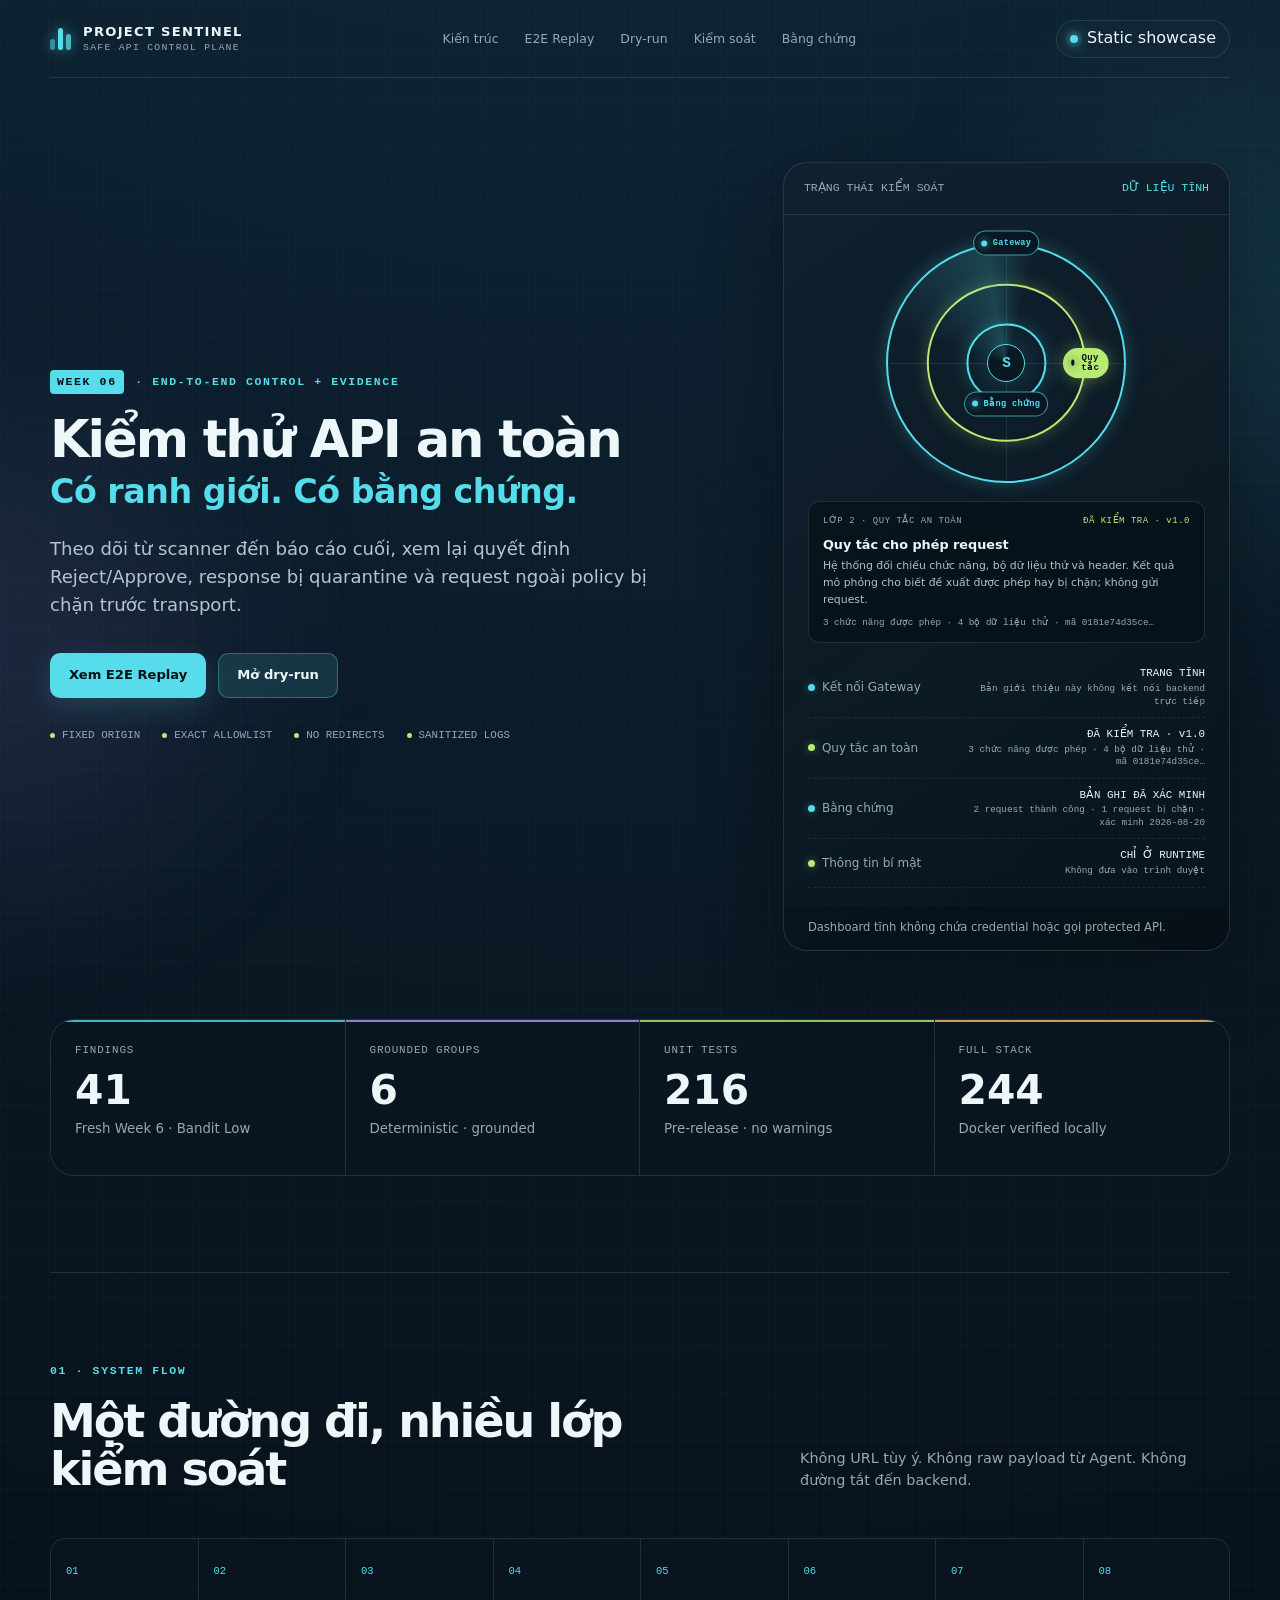
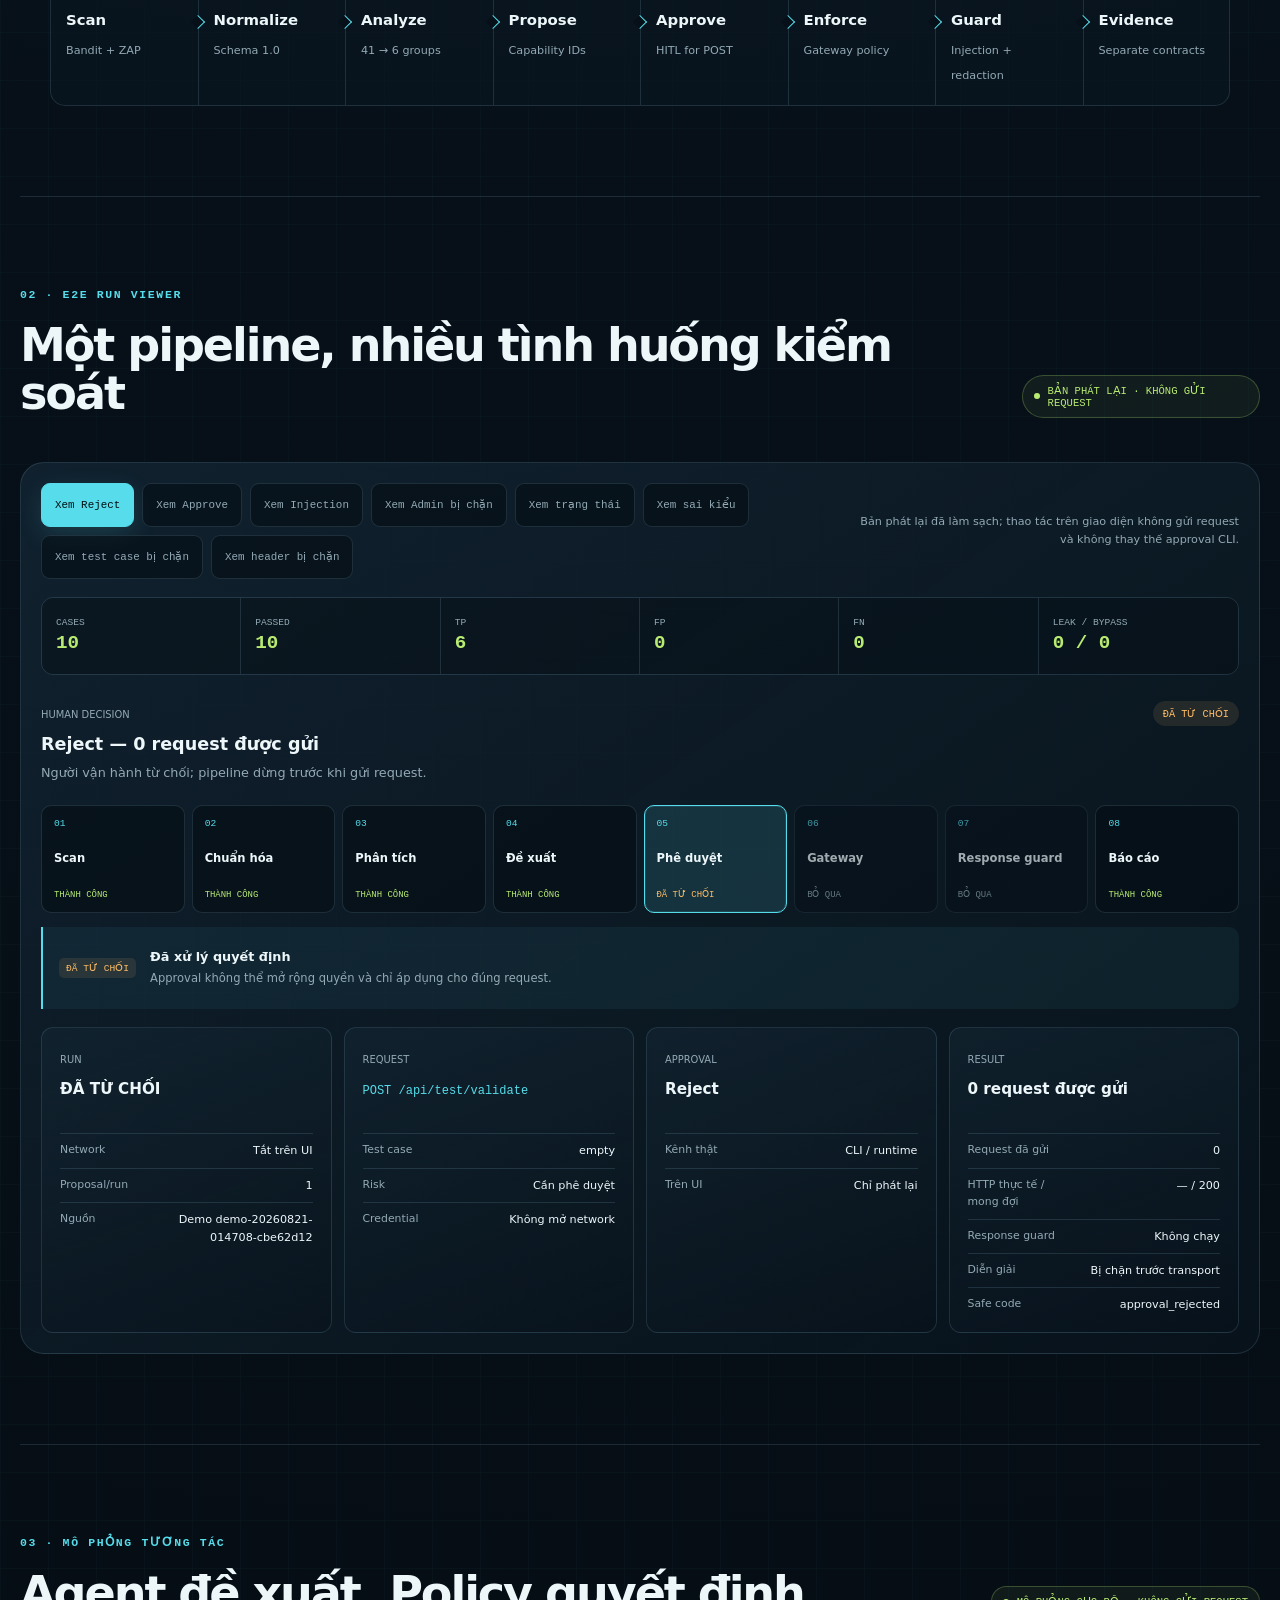
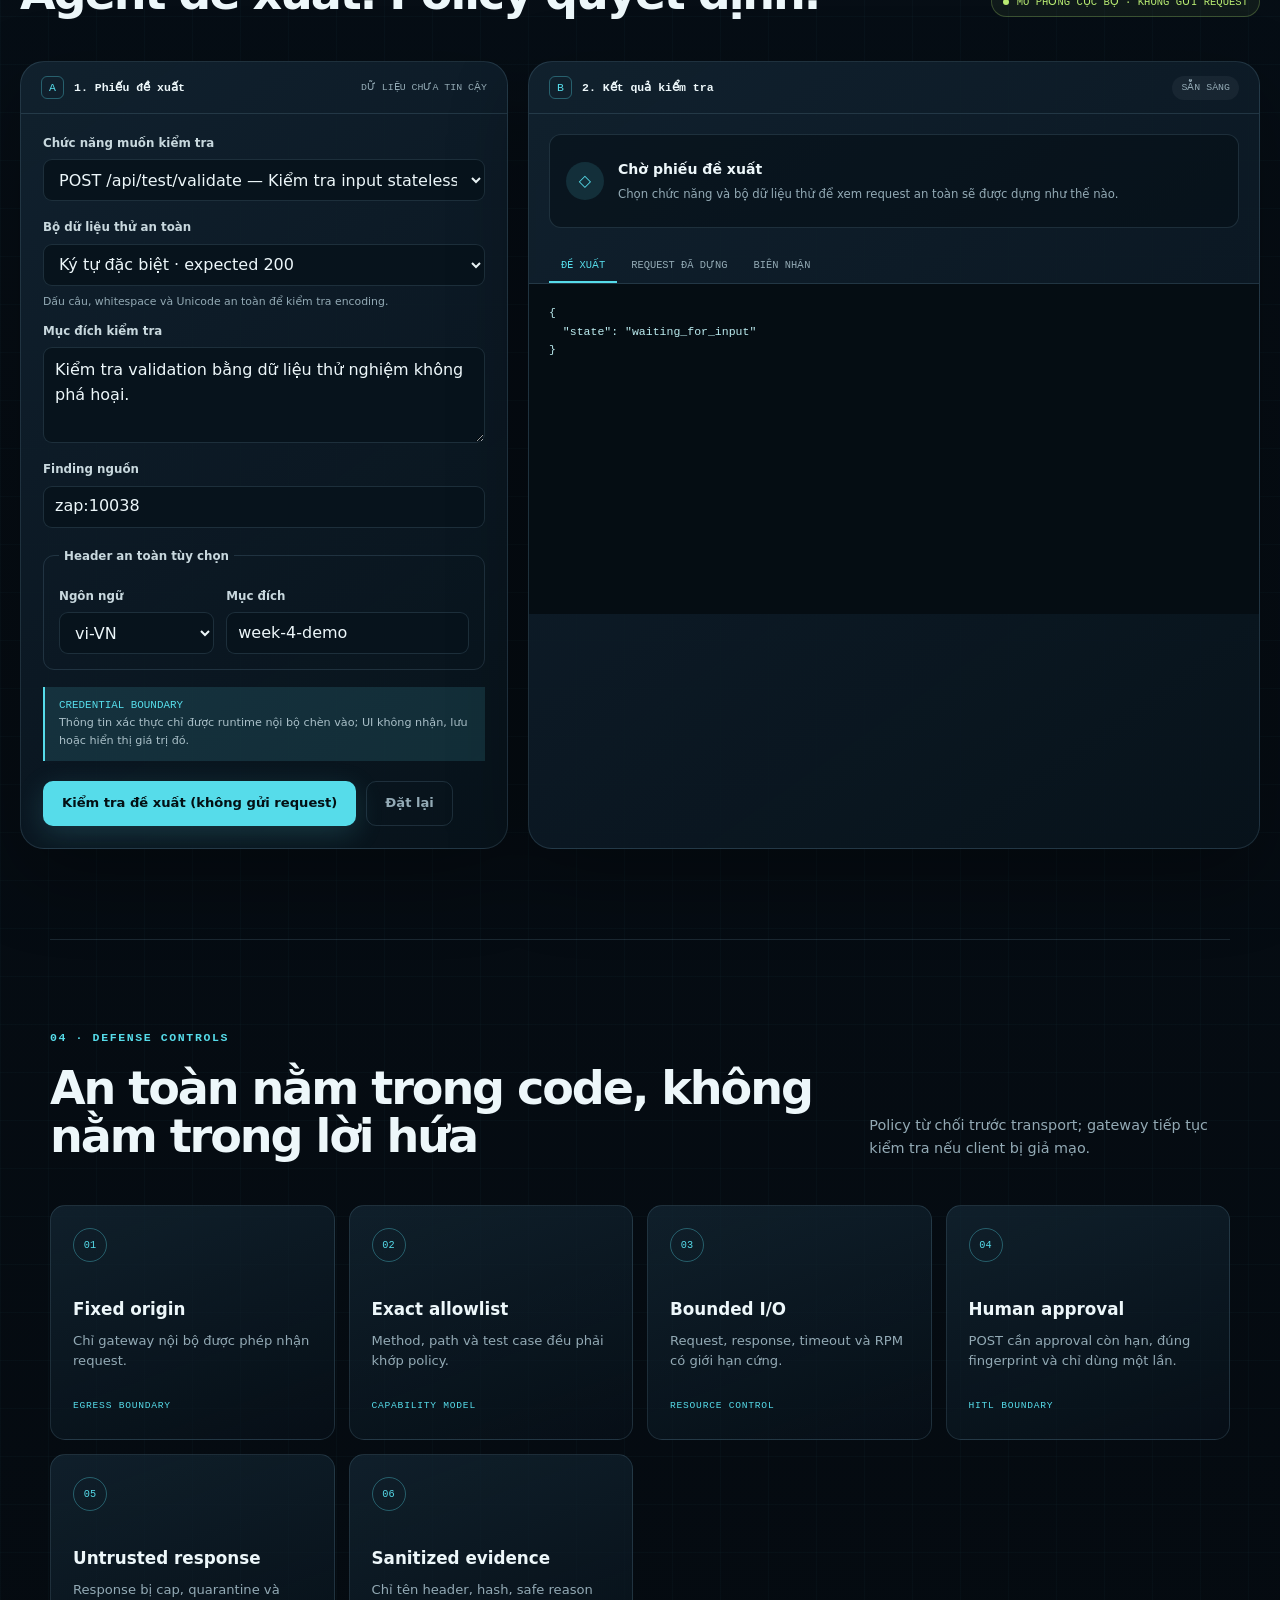
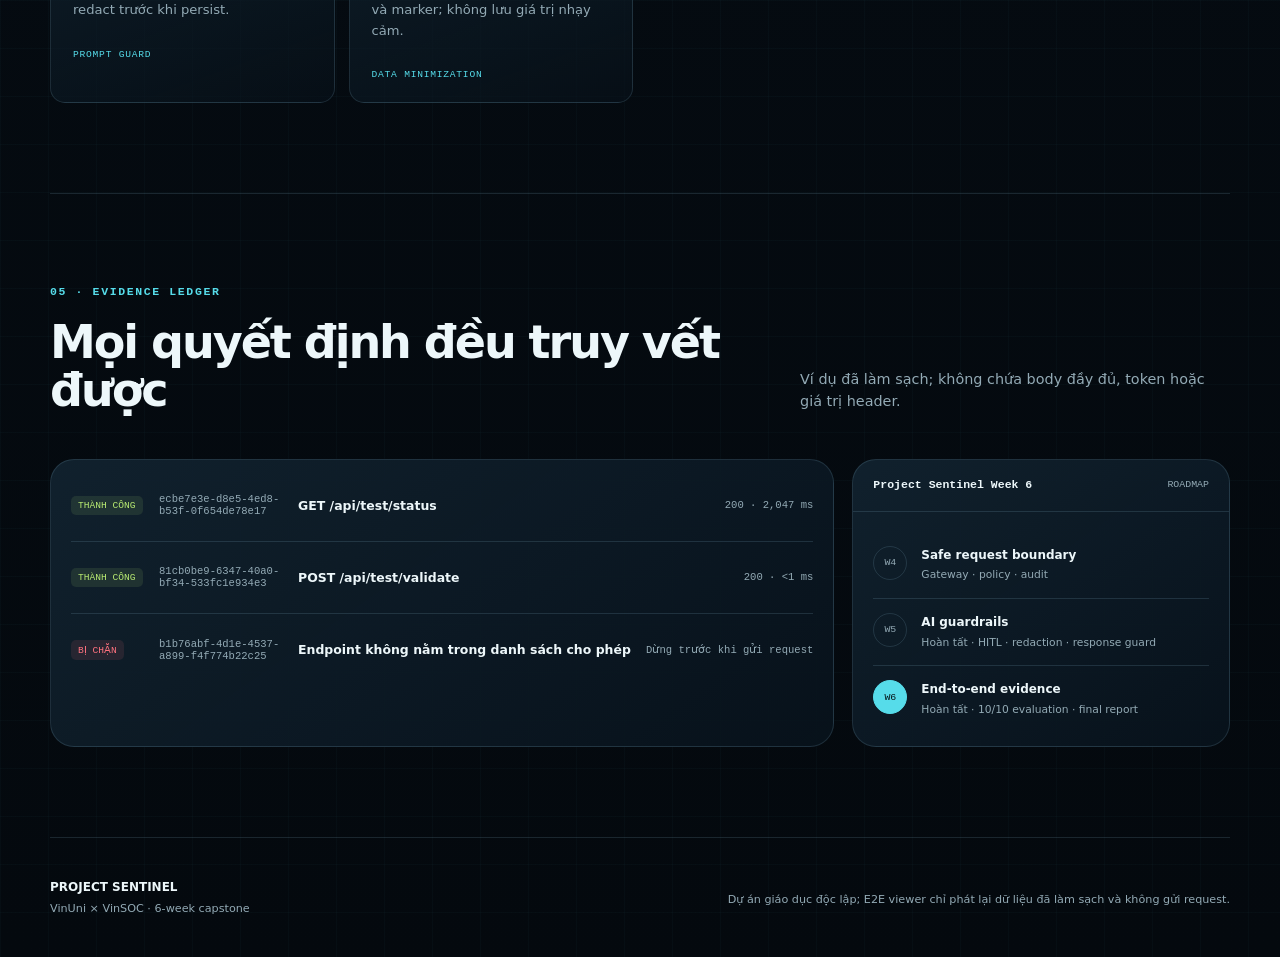
<file: src/app/static/index.html>
<!doctype html>
<html lang="vi">
<head>
  <meta charset="utf-8">
  <meta name="viewport" content="width=device-width, initial-scale=1">
  <meta name="description" content="Bảng điều khiển Project Sentinel Week 6: phát lại luồng E2E, guardrails và kiểm thử request an toàn.">
  <meta name="theme-color" content="#071019">
  <meta name="referrer" content="no-referrer">
  <meta http-equiv="Content-Security-Policy" content="default-src 'self'; base-uri 'none'; connect-src 'self'; font-src 'self'; form-action 'none'; frame-src 'none'; img-src 'self' data:; object-src 'none'; script-src 'self'; style-src 'self'">
  <title>Project Sentinel · Week 6</title>
  <link rel="stylesheet" href="./styles.css?v=beginner-copy-6">
  <script src="./app.js?v=beginner-copy-6" defer></script>
</head>
<body>
  <a class="skip-link" href="#main-content">Bỏ qua đến nội dung chính</a>

  <div class="ambient ambient-one" aria-hidden="true"></div>
  <div class="ambient ambient-two" aria-hidden="true"></div>

  <header class="site-header">
    <a class="brand" href="#top" aria-label="Project Sentinel, về đầu trang">
      <span class="brand-mark" aria-hidden="true">
        <span></span><span></span><span></span>
      </span>
      <span>
        <strong>PROJECT SENTINEL</strong>
        <small>SAFE API CONTROL PLANE</small>
      </span>
    </a>

    <nav class="main-nav" aria-label="Điều hướng chính">
      <a href="#architecture">Kiến trúc</a>
      <a href="#e2e">E2E Replay</a>
      <a href="#simulator">Dry-run</a>
      <a href="#controls">Kiểm soát</a>
      <a href="#evidence">Bằng chứng</a>
    </nav>

    <button class="health-button" id="health-button" type="button" aria-describedby="health-status">
      <span class="status-dot" aria-hidden="true"></span>
      <span id="health-label">Kiểm tra /health</span>
    </button>
  </header>

  <main id="main-content">
    <section class="hero section-shell" id="top" aria-labelledby="hero-title">
      <div class="hero-copy">
        <p class="eyebrow"><span>WEEK 06</span> · END-TO-END CONTROL + EVIDENCE</p>
        <h1 id="hero-title">
          <span>Kiểm thử API an toàn</span>
          <em>Có ranh giới. Có bằng chứng.</em>
        </h1>
        <p class="hero-lede">
          Theo dõi từ scanner đến báo cáo cuối, xem lại quyết định Reject/Approve,
          response bị quarantine và request ngoài policy bị chặn trước transport.
        </p>
        <div class="hero-actions">
          <a class="button button-primary" href="#e2e">Xem E2E Replay</a>
          <a class="button button-secondary" href="#simulator">Mở dry-run</a>
        </div>
        <div class="trust-strip" aria-label="Cam kết an toàn">
          <span><i aria-hidden="true"></i> Fixed origin</span>
          <span><i aria-hidden="true"></i> Exact allowlist</span>
          <span><i aria-hidden="true"></i> No redirects</span>
          <span><i aria-hidden="true"></i> Sanitized logs</span>
        </div>
      </div>

      <aside class="hero-console" aria-label="Tóm tắt policy runtime">
        <div class="console-topbar">
          <span>TRẠNG THÁI KIỂM SOÁT</span>
          <span class="console-state" id="runtime-overall-state" data-state="snapshot">BẢN GHI ĐÃ XÁC MINH</span>
        </div>
        <div class="radar" id="runtime-radar" role="group" aria-label="Chọn một vòng để xem trạng thái runtime" aria-describedby="runtime-radar-summary">
          <div class="radar-ring ring-one" id="radar-gateway-layer" data-label="KẾT NỐI" data-state="unchecked"></div>
          <div class="radar-ring ring-two" id="radar-policy-layer" data-label="QUY TẮC" data-state="verified"></div>
          <div class="radar-ring ring-three" id="radar-evidence-layer" data-label="BẰNG CHỨNG" data-state="snapshot"></div>
          <div class="radar-axis axis-x"></div>
          <div class="radar-axis axis-y"></div>
          <div class="radar-core" aria-hidden="true">S</div>
          <button class="radar-hotspot hotspot-gateway" type="button" data-runtime-layer="gateway" data-state="unchecked" aria-controls="runtime-layer-detail" aria-pressed="false"><span aria-hidden="true"></span>Gateway</button>
          <button class="radar-hotspot hotspot-policy is-active" type="button" data-runtime-layer="policy" data-state="verified" aria-controls="runtime-layer-detail" aria-pressed="true"><span aria-hidden="true"></span>Quy tắc</button>
          <button class="radar-hotspot hotspot-evidence" type="button" data-runtime-layer="evidence" data-state="snapshot" aria-controls="runtime-layer-detail" aria-pressed="false"><span aria-hidden="true"></span>Bằng chứng</button>
        </div>
        <p class="visually-hidden" id="runtime-radar-summary" aria-live="polite">
          Gateway chưa được kiểm tra. Quy tắc an toàn và bằng chứng đang hiển thị từ bản ghi đã xác minh.
        </p>
        <div class="runtime-inspector" id="runtime-layer-detail" aria-live="polite">
          <div class="runtime-inspector-topline">
            <span id="runtime-inspector-layer">LỚP 2 · QUY TẮC AN TOÀN</span>
            <span id="runtime-inspector-state" data-state="verified">ĐÃ KIỂM TRA · v1.0</span>
          </div>
          <strong id="runtime-inspector-title">Quy tắc cho phép request</strong>
          <p id="runtime-inspector-description">Hệ thống kiểm tra chức năng, bộ dữ liệu thử và header trước khi dựng request.</p>
          <small id="runtime-inspector-detail">3 chức năng được phép · 4 bộ dữ liệu thử</small>
        </div>
        <dl class="runtime-list">
          <div class="runtime-row">
            <dt><span class="runtime-signal" id="gateway-signal" data-state="unchecked" aria-hidden="true"></span>Kết nối Gateway</dt>
            <dd><strong id="gateway-runtime-state">CHƯA KIỂM TRA</strong><small id="gateway-runtime-detail">Nút kiểm tra sẽ gọi localhost:8080/health</small></dd>
          </div>
          <div class="runtime-row">
            <dt><span class="runtime-signal" id="policy-signal" data-state="verified" aria-hidden="true"></span>Quy tắc an toàn</dt>
            <dd><strong id="policy-runtime-state">ĐÃ KIỂM TRA · v1.0</strong><small id="policy-runtime-detail">3 chức năng được phép · 4 bộ dữ liệu thử</small></dd>
          </div>
          <div class="runtime-row">
            <dt><span class="runtime-signal" id="evidence-signal" data-state="snapshot" aria-hidden="true"></span>Bằng chứng</dt>
            <dd><strong id="evidence-runtime-state">BẢN GHI ĐÃ XÁC MINH</strong><small id="evidence-runtime-detail">2 request thành công · 1 request bị chặn</small></dd>
          </div>
          <div class="runtime-row">
            <dt><span class="runtime-signal" data-state="protected" aria-hidden="true"></span>Thông tin bí mật</dt>
            <dd><strong>CHỈ Ở RUNTIME</strong><small>Không đưa vào trình duyệt</small></dd>
          </div>
        </dl>
        <p class="console-caption" id="health-status" role="status" aria-live="polite">
          Chưa thực hiện kiểm tra cùng origin.
        </p>
      </aside>
    </section>

    <section class="metrics section-shell" aria-label="Chỉ số dự án">
      <div class="metric-grid" id="metric-grid">
        <article class="metric-card tone-cyan"><span>Findings</span><strong>41</strong><small>Fresh Week 6 · Bandit Low</small></article>
        <article class="metric-card tone-violet"><span>Grounded groups</span><strong>6</strong><small>Deterministic · grounded</small></article>
        <article class="metric-card tone-lime"><span>Unit tests</span><strong>216</strong><small>Pre-release · no warnings</small></article>
        <article class="metric-card tone-amber"><span>Full stack</span><strong>244</strong><small>Docker verified locally</small></article>
      </div>
    </section>

    <section class="content-section section-shell" id="architecture" aria-labelledby="architecture-title">
      <div class="section-heading">
        <div>
          <p class="eyebrow">01 · SYSTEM FLOW</p>
          <h2 id="architecture-title">Một đường đi, nhiều lớp kiểm soát</h2>
        </div>
        <p>Không URL tùy ý. Không raw payload từ Agent. Không đường tắt đến backend.</p>
      </div>
      <ol class="architecture-flow" id="architecture-flow">
        <li><span>01</span><strong>Scan</strong><small>Bandit + ZAP</small></li>
        <li><span>02</span><strong>Normalize</strong><small>Schema 1.0</small></li>
        <li><span>03</span><strong>Analyze</strong><small>41 → 6 groups</small></li>
        <li><span>04</span><strong>Propose</strong><small>Capability IDs</small></li>
        <li><span>05</span><strong>Approve</strong><small>HITL for POST</small></li>
        <li><span>06</span><strong>Enforce</strong><small>Gateway policy</small></li>
        <li><span>07</span><strong>Guard</strong><small>Injection + redaction</small></li>
        <li><span>08</span><strong>Evidence</strong><small>Linked contracts</small></li>
      </ol>
    </section>

    <section class="content-section section-shell e2e-section" id="e2e" aria-labelledby="e2e-title">
      <div class="section-heading">
        <div>
          <p class="eyebrow">02 · E2E RUN VIEWER</p>
          <h2 id="e2e-title">Một pipeline, nhiều tình huống kiểm soát</h2>
        </div>
        <div class="offline-pill"><span aria-hidden="true"></span> BẢN PHÁT LẠI · KHÔNG GỬI REQUEST</div>
      </div>

      <div class="replay-shell panel">
        <div class="replay-toolbar">
          <div class="replay-scenarios" id="e2e-scenario-tabs" role="tablist" aria-label="Các tình huống E2E Week 6">
            <button class="replay-scenario-tab is-active" id="e2e-tab-reject" type="button" role="tab" aria-selected="true" aria-controls="e2e-scenario-panel" data-e2e-scenario="reject">Xem Reject</button>
            <button class="replay-scenario-tab" id="e2e-tab-approve" type="button" role="tab" aria-selected="false" aria-controls="e2e-scenario-panel" data-e2e-scenario="approve" tabindex="-1">Xem Approve</button>
            <button class="replay-scenario-tab" id="e2e-tab-injection" type="button" role="tab" aria-selected="false" aria-controls="e2e-scenario-panel" data-e2e-scenario="injection" tabindex="-1">Xem Injection</button>
            <button class="replay-scenario-tab" id="e2e-tab-admin" type="button" role="tab" aria-selected="false" aria-controls="e2e-scenario-panel" data-e2e-scenario="admin" tabindex="-1">Xem Admin bị chặn</button>
            <button class="replay-scenario-tab" id="e2e-tab-status" type="button" role="tab" aria-selected="false" aria-controls="e2e-scenario-panel" data-e2e-scenario="status" tabindex="-1">Xem trạng thái</button>
            <button class="replay-scenario-tab" id="e2e-tab-wrong-type" type="button" role="tab" aria-selected="false" aria-controls="e2e-scenario-panel" data-e2e-scenario="wrong-type" tabindex="-1">Xem sai kiểu</button>
            <button class="replay-scenario-tab" id="e2e-tab-test-case-denied" type="button" role="tab" aria-selected="false" aria-controls="e2e-scenario-panel" data-e2e-scenario="test-case-denied" tabindex="-1">Xem test case bị chặn</button>
            <button class="replay-scenario-tab" id="e2e-tab-header-denied" type="button" role="tab" aria-selected="false" aria-controls="e2e-scenario-panel" data-e2e-scenario="header-denied" tabindex="-1">Xem header bị chặn</button>
          </div>
          <p class="replay-notice" id="e2e-replay-notice">Dữ liệu đã làm sạch; approval thật vẫn chạy trong CLI.</p>
        </div>

        <div class="replay-evaluation" aria-label="Kết quả evaluation Week 6">
          <div><span>Cases</span><strong id="e2e-eval-cases">10</strong></div>
          <div><span>Passed</span><strong id="e2e-eval-passed">10</strong></div>
          <div><span>TP</span><strong id="e2e-eval-tp">6</strong></div>
          <div><span>FP</span><strong id="e2e-eval-fp">0</strong></div>
          <div><span>FN</span><strong id="e2e-eval-fn">0</strong></div>
          <div><span>Leak / bypass</span><strong id="e2e-eval-safety">0 / 0</strong></div>
        </div>

        <div id="e2e-scenario-panel" role="tabpanel" aria-labelledby="e2e-tab-reject" tabindex="0">
          <div class="replay-scenario-heading">
            <div>
              <span class="panel-label" id="e2e-scenario-tag">HUMAN DECISION</span>
              <h3 id="e2e-scenario-title">Reject — dừng trước transport</h3>
              <p id="e2e-scenario-summary">Người vận hành từ chối request có rủi ro; pipeline kết thúc mà không mở transport.</p>
            </div>
            <span class="replay-status" id="e2e-scenario-status" data-state="rejected">REJECTED</span>
          </div>

          <ol class="replay-stage-flow" id="e2e-stage-flow" aria-label="Các bước của kịch bản Reject">
            <li><button type="button" class="replay-stage is-active" data-state="success" data-e2e-stage="scanner_input" aria-pressed="true" aria-controls="e2e-stage-detail"><span>01</span><strong>Scan</strong><small>SUCCESS</small></button></li>
            <li><button type="button" class="replay-stage" data-state="success" data-e2e-stage="normalize" aria-pressed="false" aria-controls="e2e-stage-detail"><span>02</span><strong>Chuẩn hóa</strong><small>SUCCESS</small></button></li>
            <li><button type="button" class="replay-stage" data-state="success" data-e2e-stage="analysis" aria-pressed="false" aria-controls="e2e-stage-detail"><span>03</span><strong>Phân tích</strong><small>SUCCESS</small></button></li>
            <li><button type="button" class="replay-stage" data-state="success" data-e2e-stage="proposal" aria-pressed="false" aria-controls="e2e-stage-detail"><span>04</span><strong>Đề xuất</strong><small>SUCCESS</small></button></li>
            <li><button type="button" class="replay-stage" data-state="rejected" data-e2e-stage="approval" aria-pressed="false" aria-controls="e2e-stage-detail"><span>05</span><strong>Phê duyệt</strong><small>REJECTED</small></button></li>
            <li><button type="button" class="replay-stage" data-state="skipped" data-e2e-stage="request" aria-pressed="false" aria-controls="e2e-stage-detail"><span>06</span><strong>Gateway</strong><small>SKIPPED</small></button></li>
            <li><button type="button" class="replay-stage" data-state="skipped" data-e2e-stage="response_guard" aria-pressed="false" aria-controls="e2e-stage-detail"><span>07</span><strong>Response guard</strong><small>SKIPPED</small></button></li>
            <li><button type="button" class="replay-stage" data-state="success" data-e2e-stage="final_report" aria-pressed="false" aria-controls="e2e-stage-detail"><span>08</span><strong>Báo cáo</strong><small>SUCCESS</small></button></li>
          </ol>

          <div class="replay-stage-detail" id="e2e-stage-detail" role="status" aria-live="polite">
            <span class="event-state allow" id="e2e-stage-state">SUCCESS</span>
            <div><strong id="e2e-stage-title">Input đã được giữ</strong><p id="e2e-stage-description">Scanner input được giữ riêng và liên kết bằng SHA-256.</p></div>
          </div>

          <div class="replay-summary-grid">
            <article class="replay-card">
              <span class="panel-label">RUN</span>
              <h3 id="e2e-run-status">rejected</h3>
              <dl>
                <div><dt>Network</dt><dd id="e2e-network-mode">Tắt trên UI</dd></div>
                <div><dt>Proposal/run</dt><dd id="e2e-proposal-cardinality">1</dd></div>
                <div><dt>Nguồn</dt><dd id="e2e-source-label">Bằng chứng Week 6</dd></div>
              </dl>
            </article>
            <article class="replay-card">
              <span class="panel-label">REQUEST</span>
              <h3><code id="e2e-request-line">POST /api/test/validate</code></h3>
              <dl>
                <div><dt>Test case</dt><dd id="e2e-test-case">empty</dd></div>
                <div><dt>Risk</dt><dd id="e2e-request-risk">Cần phê duyệt</dd></div>
                <div><dt>Credential</dt><dd id="e2e-credential-boundary">Runtime nội bộ</dd></div>
              </dl>
            </article>
            <article class="replay-card">
              <span class="panel-label">APPROVAL</span>
              <h3 id="e2e-human-decision">Reject</h3>
              <dl>
                <div><dt>Kênh thật</dt><dd>CLI / runtime</dd></div>
                <div><dt>Trên UI</dt><dd>Chỉ phát lại</dd></div>
              </dl>
            </article>
            <article class="replay-card">
              <span class="panel-label">RESULT</span>
              <h3 id="e2e-result-headline">0 request được gửi</h3>
              <dl>
                <div><dt>Request đã gửi</dt><dd id="e2e-requests-sent">0</dd></div>
                <div><dt>HTTP thực tế / mong đợi</dt><dd id="e2e-http-status">— / —</dd></div>
                <div><dt>Response guard</dt><dd id="e2e-guard-result">Không chạy</dd></div>
                <div><dt>Diễn giải</dt><dd id="e2e-interpretation">Bị chặn trước transport</dd></div>
                <div><dt>Safe code</dt><dd id="e2e-safe-code">approval_rejected</dd></div>
              </dl>
            </article>
          </div>
        </div>
      </div>
    </section>

    <section class="content-section section-shell simulator-section" id="simulator" aria-labelledby="simulator-title">
      <div class="section-heading">
        <div>
          <p class="eyebrow">03 · MÔ PHỎNG TƯƠNG TÁC</p>
          <h2 id="simulator-title">Agent đề xuất. Policy quyết định.</h2>
        </div>
        <div class="offline-pill"><span aria-hidden="true"></span> MÔ PHỎNG CỤC BỘ · KHÔNG GỬI REQUEST</div>
      </div>

      <div class="simulator-grid">
        <form class="proposal-form panel" id="proposal-form">
          <div class="panel-header">
            <div><span class="step-index">A</span><strong>1. Phiếu đề xuất</strong></div>
            <span class="panel-label">DỮ LIỆU CHƯA TIN CẬY</span>
          </div>

          <label for="endpoint-select">Chức năng muốn kiểm tra</label>
          <select id="endpoint-select" name="endpoint" required></select>

          <label for="test-case-select">Bộ dữ liệu thử an toàn</label>
          <select id="test-case-select" name="testCase" required></select>
          <p class="field-help" id="test-case-help">Dữ liệu gửi được lấy từ danh sách đã duyệt, không nhập payload tùy ý.</p>

          <label for="rationale-input">Mục đích kiểm tra</label>
          <textarea id="rationale-input" name="rationale" maxlength="180" rows="3" required>Kiểm tra validation bằng dữ liệu thử nghiệm không phá hoại.</textarea>

          <label for="finding-input">Finding nguồn</label>
          <input id="finding-input" name="finding" maxlength="80" value="zap:10038" autocomplete="off" spellcheck="false">

          <fieldset>
            <legend>Header an toàn tùy chọn</legend>
            <div class="header-fields">
              <label><span>Ngôn ngữ</span>
                <select id="language-select" name="language">
                  <option value="">Không gửi</option>
                  <option value="vi-VN" selected>vi-VN</option>
                  <option value="en-US">en-US</option>
                </select>
              </label>
              <label><span>Mục đích</span>
                <input id="purpose-input" name="purpose" maxlength="64" pattern="[ -~]*" title="Chỉ dùng ký tự ASCII hiển thị được" value="week-4-demo" autocomplete="off">
              </label>
            </div>
          </fieldset>

          <div class="form-note">
            <strong>Credential boundary</strong>
            <span>Thông tin xác thực chỉ được runtime nội bộ chèn vào; UI không nhận, lưu hoặc hiển thị giá trị đó.</span>
          </div>

          <div class="form-actions">
            <button class="button button-primary" type="submit">Kiểm tra đề xuất (không gửi request)</button>
            <button class="button button-ghost" id="reset-button" type="reset">Đặt lại</button>
          </div>
        </form>

        <div class="decision-panel panel" aria-live="polite">
          <div class="panel-header">
            <div><span class="step-index">B</span><strong>2. Kết quả kiểm tra</strong></div>
            <span class="decision-badge is-idle" id="decision-badge">SẴN SÀNG</span>
          </div>

          <div class="decision-summary" id="decision-summary">
            <span class="decision-icon" aria-hidden="true">◇</span>
            <div>
              <strong>Chờ phiếu đề xuất</strong>
              <p>Chọn chức năng và bộ dữ liệu thử để xem request an toàn sẽ được dựng như thế nào.</p>
            </div>
          </div>

          <div class="code-tabs" role="tablist" aria-label="Dữ liệu dry-run">
            <button class="code-tab is-active" id="proposal-tab" type="button" role="tab" aria-controls="proposal-output" aria-selected="true" tabindex="0" data-panel="proposal-output">ĐỀ XUẤT</button>
            <button class="code-tab" id="request-tab" type="button" role="tab" aria-controls="request-output" aria-selected="false" tabindex="-1" data-panel="request-output">REQUEST ĐÃ DỰNG</button>
            <button class="code-tab" id="receipt-tab" type="button" role="tab" aria-controls="receipt-output" aria-selected="false" tabindex="-1" data-panel="receipt-output">BIÊN NHẬN</button>
          </div>
          <pre class="code-output is-active" id="proposal-output" role="tabpanel" aria-labelledby="proposal-tab" tabindex="0"><code>{
  "state": "waiting_for_input"
}</code></pre>
          <pre class="code-output" id="request-output" role="tabpanel" aria-labelledby="request-tab" tabindex="0" hidden><code>{
  "network_call": false
}</code></pre>
          <pre class="code-output" id="receipt-output" role="tabpanel" aria-labelledby="receipt-tab" tabindex="0" hidden><code>{
  "audit": "sanitized_metadata_only"
}</code></pre>
        </div>
      </div>
    </section>

    <section class="content-section section-shell" id="controls" aria-labelledby="controls-title">
      <div class="section-heading">
        <div>
          <p class="eyebrow">04 · DEFENSE CONTROLS</p>
          <h2 id="controls-title">An toàn nằm trong code, không nằm trong lời hứa</h2>
        </div>
        <p>Policy từ chối trước transport; gateway tiếp tục kiểm tra nếu client bị giả mạo.</p>
      </div>
      <div class="control-grid" id="control-grid">
        <article class="control-card"><span>01</span><h3>Fixed origin</h3><p>Chỉ gateway nội bộ được phép nhận request.</p><small>EGRESS BOUNDARY</small></article>
        <article class="control-card"><span>02</span><h3>Exact allowlist</h3><p>Method, path và test case đều phải khớp policy.</p><small>CAPABILITY MODEL</small></article>
        <article class="control-card"><span>03</span><h3>Bounded I/O</h3><p>Request, response, timeout và RPM có giới hạn cứng.</p><small>RESOURCE CONTROL</small></article>
        <article class="control-card"><span>04</span><h3>Sanitized evidence</h3><p>Chỉ tên header và hash; không lưu giá trị nhạy cảm.</p><small>DATA MINIMIZATION</small></article>
      </div>
    </section>

    <section class="content-section section-shell evidence-section" id="evidence" aria-labelledby="evidence-title">
      <div class="section-heading">
        <div>
          <p class="eyebrow">05 · EVIDENCE LEDGER</p>
          <h2 id="evidence-title">Mọi quyết định đều truy vết được</h2>
        </div>
        <p>Ví dụ đã làm sạch; không chứa body đầy đủ, token hoặc giá trị header.</p>
      </div>

      <div class="evidence-layout">
        <div class="evidence-list panel" id="evidence-list" aria-label="Sự kiện bằng chứng đã làm sạch">
          <div class="event-row"><span class="event-state allow">ALLOW</span><code>ecbe7e3e-d8e5-4ed8-b53f-0f654de78e17</code><strong>GET /api/test/status</strong><small>200 · 2,047 ms</small></div>
          <div class="event-row"><span class="event-state allow">ALLOW</span><code>81cb0be9-6347-40a0-bf34-533fc1e934e3</code><strong>POST /api/test/validate</strong><small>200 · &lt;1 ms</small></div>
          <div class="event-row"><span class="event-state deny">DENY</span><code>b1b76abf-4d1e-4537-a899-f4f774b22c25</code><strong>endpoint_not_allowed</strong><small>pre-transport</small></div>
        </div>

        <aside class="roadmap panel" aria-labelledby="roadmap-title">
          <div class="panel-header"><strong id="roadmap-title">Project Sentinel Week 6</strong><span class="panel-label">ROADMAP</span></div>
          <ol id="roadmap-list">
            <li class="is-current"><span>W4</span><div><strong>Safe request boundary</strong><small>Gateway · policy · audit</small></div></li>
            <li><span>W5</span><div><strong>AI guardrails</strong><small>Prompt injection · approval · redaction</small></div></li>
            <li><span>W6</span><div><strong>End-to-end evidence</strong><small>Evaluation · metrics · final demo</small></div></li>
          </ol>
        </aside>
      </div>
    </section>
  </main>

  <footer class="site-footer section-shell">
    <div><strong>PROJECT SENTINEL</strong><span>VinUni × VinSOC · 6-week capstone</span></div>
    <p>Dự án giáo dục độc lập; E2E viewer chỉ phát lại dữ liệu đã làm sạch và không gửi request.</p>
  </footer>

  <noscript>
    <div class="noscript">JavaScript đang tắt. Nội dung tổng quan vẫn khả dụng; simulator cần JavaScript cục bộ để hoạt động.</div>
  </noscript>
</body>
</html>
</file>
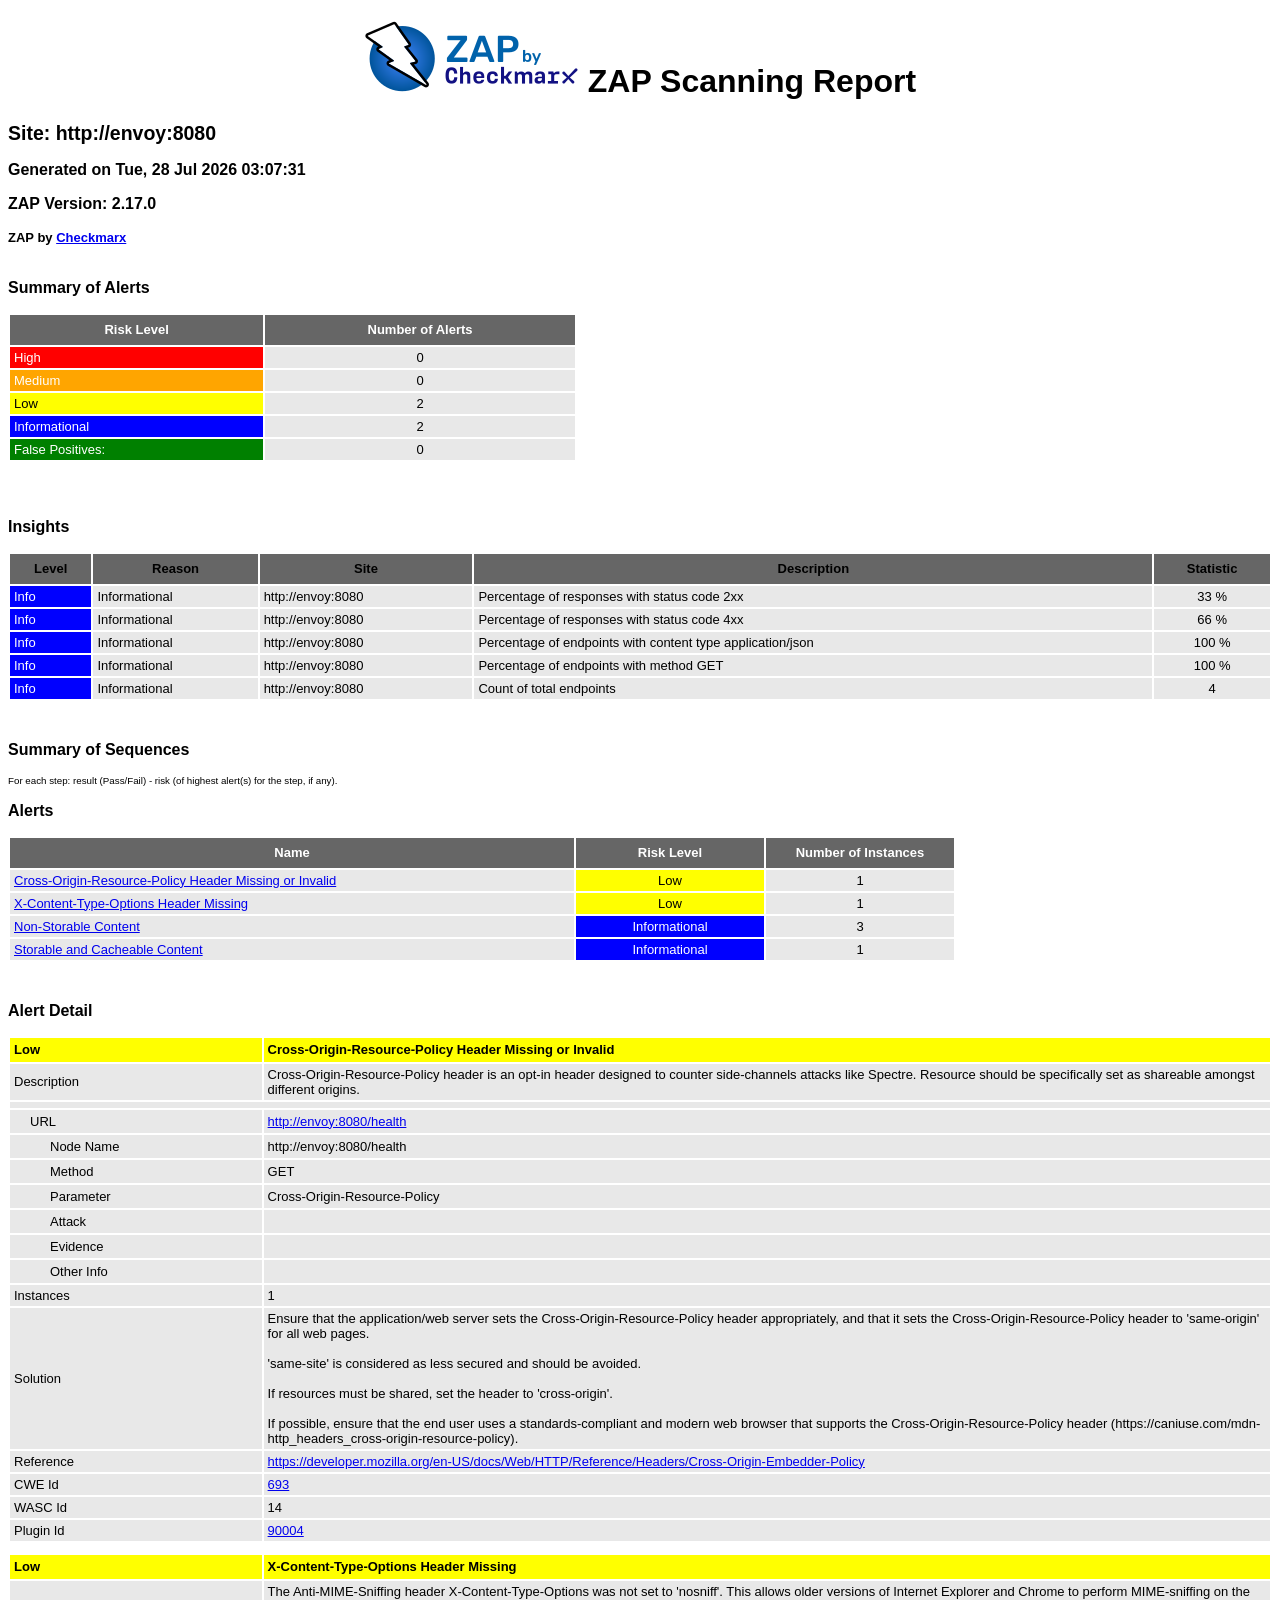
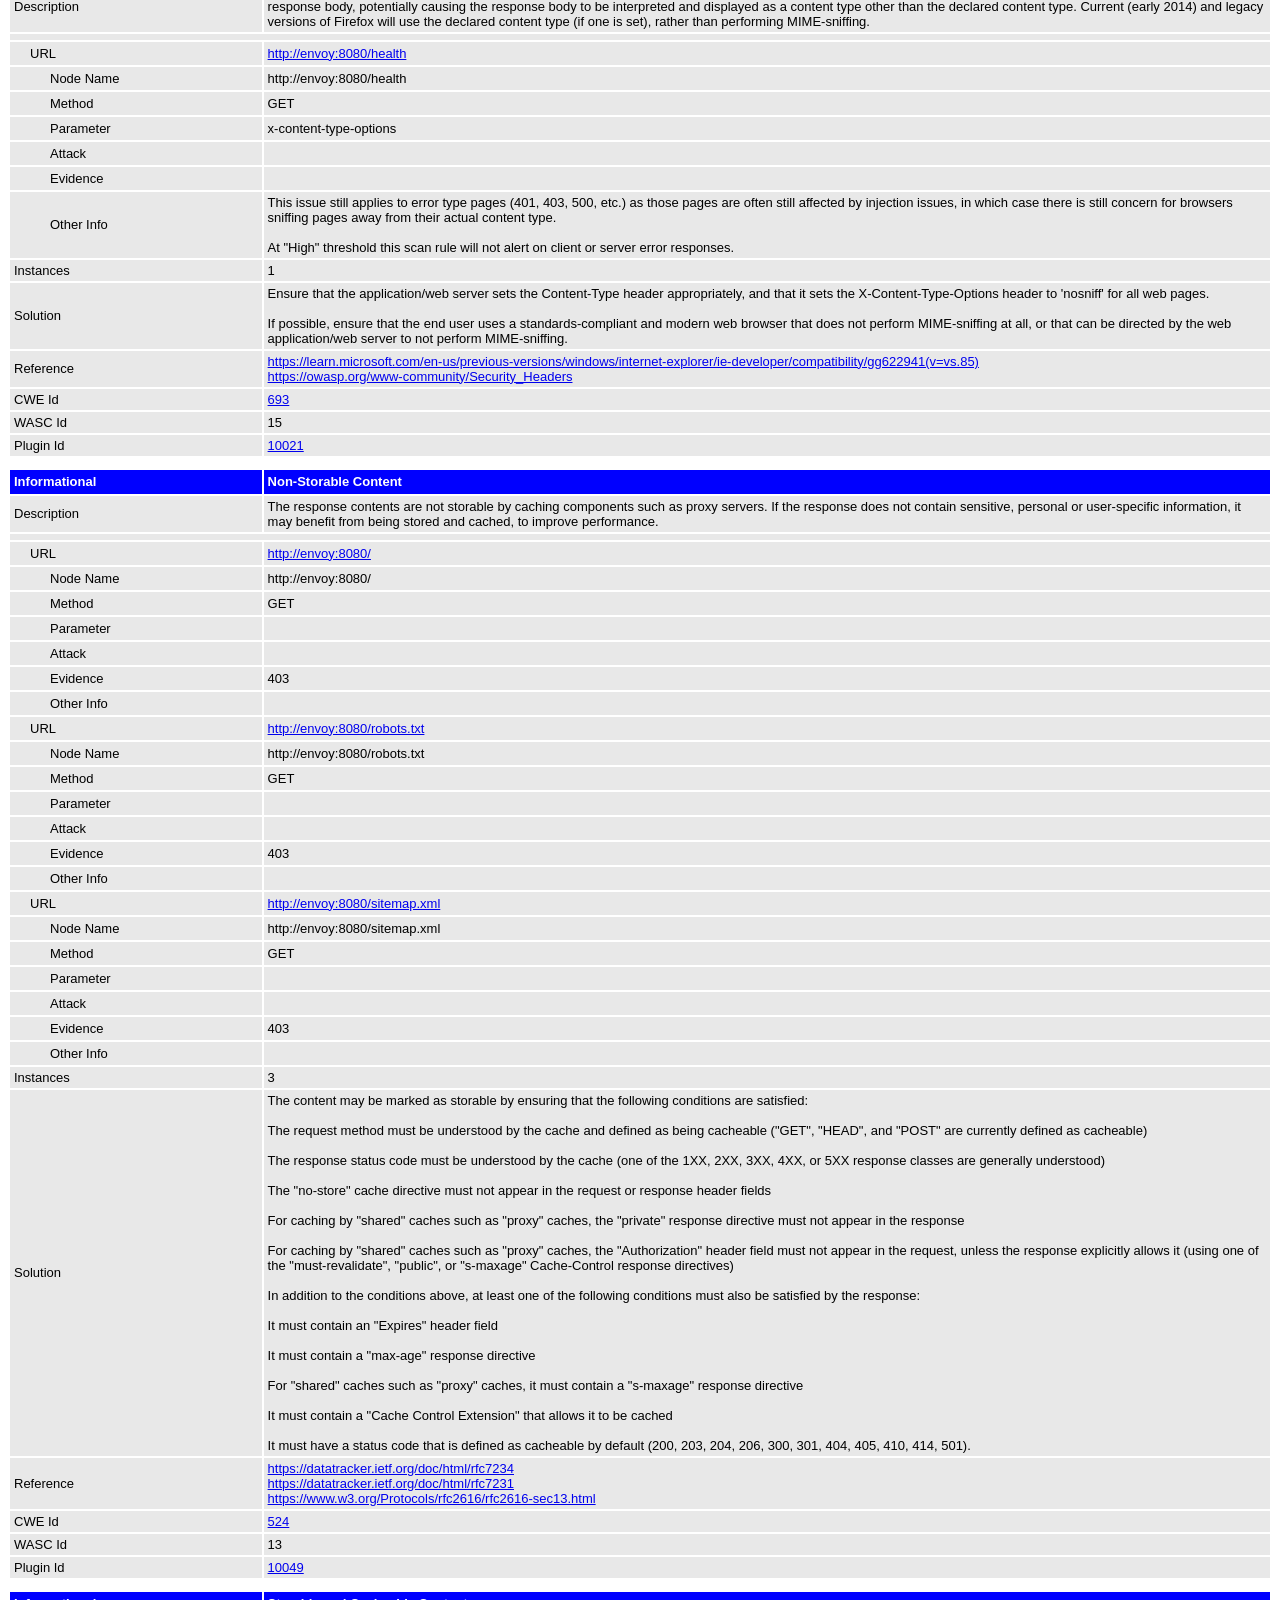
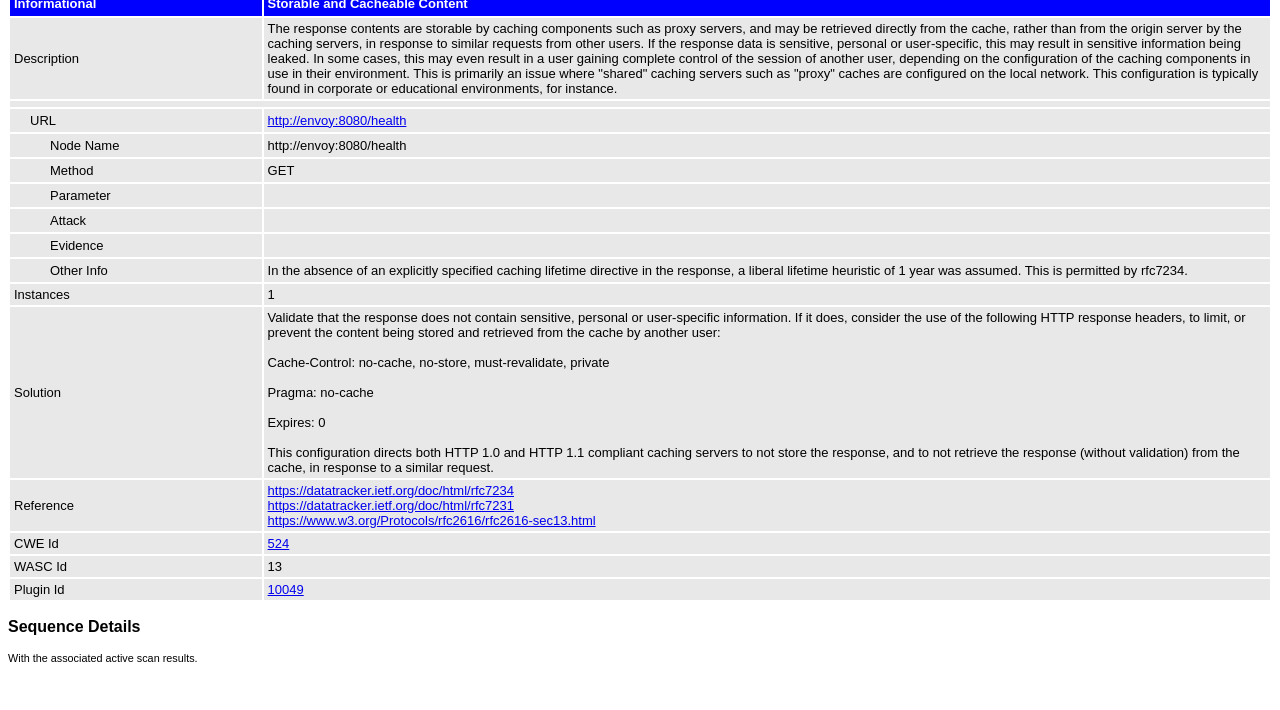
<file: security-results/zap-baseline-local.html>
<!DOCTYPE html>
<html>
<head>
<META http-equiv="Content-Type" content="text/html; charset=UTF-8" />
<title>ZAP Scanning Report</title>
<style type="text/css">
body {
	font-family: "Helvetica Neue", Helvetica, Arial, sans-serif;
	color: #000;
	font-size: 13px;
}

h1 {
	text-align: center;
	font-weight: bold;
	font-size: 32px
}

h3 {
	font-size: 16px;
}

table {
	border: none;
	font-size: 13px;
}

td, th {
	padding: 3px 4px;
	word-break: break-word;
}

th {
	font-weight: bold;
	background-color: #666666;
}

td {
	background-color: #e8e8e8;
}

.spacer {
	margin: 10px;
}

.spacer-lg {
	margin: 40px;
}

.indent1 {
	padding: 4px 20px;
}

.indent2 {
	padding: 4px 40px;
}

.risk-3 {
	background-color: red;
	color: #FFF;
}

.risk-2 {
	background-color: orange;
	color: #FFF;
}

.risk-1 {
	background-color: yellow;
	color: #000;
}

.risk-0 {
	background-color: blue;
	color: #FFF;
}

.risk--1 {
	background-color: green;
	color: #FFF;
}

.summary {
	width: 45%;
}

.summary th {
	color: #FFF;
}

.summary100 {
	width: 100%;
}

.summary80 {
	width: 80%;
}

.tdconstrainer {
	width: 9.1%;
	padding: 0
}

.alerts {
	width: 75%;
}

.alerts th {
	color: #FFF;
}

.results {
	width: 100%;
}

.results th {
	text-align: left;
}

.left-header {
	display: inline-block;
}

.pass {
	background: green;
	color: white
}

.pass::before {
	content: '\2714';
	color: white
}

.fail {
	background: red;
	color: white
}

.fail::before {
	content: '\2716';
	color: white
}

.alert-3b::before {
	content: '\2691';
	color: red
}

.alert-2b::before {
	content: '\2691 ';
	color: orange
}

.alert-1b::before {
	content: '\2691';
	color: yellow
}

.alert-0b::before {
	content: '\2691';
	color: blue
}

.alert-3a::after {
	content: '\2691';
	color: red
}

.alert-2a::after {
	content: '\2691 ';
	color: orange
}

.alert-1a::after {
	content: '\2691';
	color: yellow
}

.alert-0a::after {
	content: '\2691';
	color: blue
}

.lm2 {
	margin-left: 2em;
}

.smallnote {
	font-size: 0.75em
}

.alwayswhite {
	color: white
}

.script-diagnostic-screenshot {
	display: block;
	max-width: 100%;
	height: auto;
}
</style>
</head>
<body>
	<h1>
		<!-- The ZAP by Checkmark Logo -->
		<img
			src="[data-uri]"
			alt="" />
		ZAP Scanning Report
	</h1>
	<p />
	

	<h2>
		
		Site: http://envoy:8080
		
	</h2>

	<h3>
		Generated on Tue, 28 Jul 2026 03:07:31
	</h3>

	<h3>
		ZAP Version: 2.17.0
	</h3>

	<h4>
		ZAP by <a href="https://checkmarx.com/">Checkmarx</a>
	</h4>

	
		<h3 class="left-header">Summary of Alerts</h3>
		<table class="summary">
			<tr>
				<th width="45%"
					height="24">Risk Level</th>
				<th width="55%"
					align="center">Number of Alerts</th>
			</tr>
			<tr>
				<td class="risk-3">
					<div>High</div>
				</td>
				<td align="center">
					<div>0</div>
				</td>
			</tr>
			<tr>
				<td class="risk-2">
					<div>Medium</div>
				</td>
				<td align="center">
					<div>0</div>
				</td>
			</tr>
			<tr>
				<td class="risk-1">
					<div>Low</div>
				</td>
				<td align="center">
					<div>2</div>
				</td>
			</tr>
			<tr>
				<td class="risk-0">
					<div>Informational</div>
				</td>
				<td align="center">
					<div>2</div>
				</td>
			</tr>
			<tr>
				<td class="risk--1">
					<div>				False Positives:</div>
				</td>
				<td align="center">
					<div>0</div>
				</td>
			</tr>
		</table>
		<div class="spacer-lg"></div>
	
	
	
		<h3 class="left-header">Insights</h3>
		
		<table class="summary100">
			<tr>
				<th height="24">Level</th>
				<th>Reason</th>
				<th>Site</th>
				<th>Description</th>
				<th>Statistic</th>
			</tr>
			
				<tr>
				<td class="risk-0">
					<div>Info</div>
				</td>
				<td>
					<div>Informational</div>
				</td>
				<td>
					<div>http://envoy:8080</div>
				</td>
				<td>
					<div>Percentage of responses with status code 2xx</div>
				</td>
				<td align="center">
					<div>33 %</div>
				</td>
				</tr>
			
				<tr>
				<td class="risk-0">
					<div>Info</div>
				</td>
				<td>
					<div>Informational</div>
				</td>
				<td>
					<div>http://envoy:8080</div>
				</td>
				<td>
					<div>Percentage of responses with status code 4xx</div>
				</td>
				<td align="center">
					<div>66 %</div>
				</td>
				</tr>
			
				<tr>
				<td class="risk-0">
					<div>Info</div>
				</td>
				<td>
					<div>Informational</div>
				</td>
				<td>
					<div>http://envoy:8080</div>
				</td>
				<td>
					<div>Percentage of endpoints with content type application/json</div>
				</td>
				<td align="center">
					<div>100 %</div>
				</td>
				</tr>
			
				<tr>
				<td class="risk-0">
					<div>Info</div>
				</td>
				<td>
					<div>Informational</div>
				</td>
				<td>
					<div>http://envoy:8080</div>
				</td>
				<td>
					<div>Percentage of endpoints with method GET</div>
				</td>
				<td align="center">
					<div>100 %</div>
				</td>
				</tr>
			
				<tr>
				<td class="risk-0">
					<div>Info</div>
				</td>
				<td>
					<div>Informational</div>
				</td>
				<td>
					<div>http://envoy:8080</div>
				</td>
				<td>
					<div>Count of total endpoints</div>
				</td>
				<td align="center">
					<div>4   </div>
				</td>
				</tr>
			
		</table>
		<div class="spacer-lg"></div>
	

	

	
		
			<h3>Summary of Sequences</h3>
			<p class="smallnote">For each step: result (Pass/Fail) - risk (of highest alert(s) for the step, if any).</p>

			
				</table>
			
		
	</th:block>

	
		<h3>Alerts</h3>
		<table class="alerts">
			<tr>
				<th width="60%" height="24">Name</th>
				<th width="20%"
					align="center">Risk Level</th>
				<th width="20%"
					align="center">Number of Instances</th>
			</tr>
			<tr>
				<td><a href="#90004">Cross-Origin-Resource-Policy Header Missing or Invalid</a></td>
				<td align="center" class="risk-1">Low</td>
				
				
				<td align="center">1</td>
				
			</tr>
			<tr>
				<td><a href="#10021">X-Content-Type-Options Header Missing</a></td>
				<td align="center" class="risk-1">Low</td>
				
				
				<td align="center">1</td>
				
			</tr>
			<tr>
				<td><a href="#10049">Non-Storable Content</a></td>
				<td align="center" class="risk-0">Informational</td>
				
				
				<td align="center">3</td>
				
			</tr>
			<tr>
				<td><a href="#10049">Storable and Cacheable Content</a></td>
				<td align="center" class="risk-0">Informational</td>
				
				
				<td align="center">1</td>
				
			</tr>
		</table>
		<div class="spacer-lg"></div>
	

	
		<h3>Alert Detail</h3>
		
			<table class="results">
				<tr height="24">
					<th width="20%" class="risk-1"><a
						id="90004"></a>
						<div>Low</div></th>
					<th class="risk-1">Cross-Origin-Resource-Policy Header Missing or Invalid</th>
				</tr>
				<tr>
					<td width="20%">Description</td>
					<td width="80%">
							<div>Cross-Origin-Resource-Policy header is an opt-in header designed to counter side-channels attacks like Spectre. Resource should be specifically set as shareable amongst different origins.</div>
							
						</td>
				</tr>
				<TR vAlign="top">
					<TD colspan="2"></TD>
				</TR>
				
					<tr>
						<td width="20%"
							class="indent1">URL</td>
						<td width="80%"><a href="http://envoy:8080/health">http://envoy:8080/health</a></td>
					</tr>
					<tr>
						<td width="20%"
							class="indent2">Node Name</td>
						<td width="80%">http://envoy:8080/health</td>
					</tr>
					<tr>
						<td width="20%"
							class="indent2">Method</td>
						<td width="80%">GET</td>
					</tr>
					<tr>
						<td width="20%"
							class="indent2">Parameter</td>
						<td width="80%">Cross-Origin-Resource-Policy</td>
					</tr>
					<tr>
						<td width="20%"
							class="indent2">Attack</td>
						<td width="80%"></td>
					</tr>
					<tr>
						<td width="20%"
							class="indent2">Evidence</td>
						<td width="80%"></td>
					</tr>
					<tr>
						<td width="20%"
							class="indent2">Other Info</td>
						<td width="80%"></td>
					</tr>
				
				<tr>
					<td width="20%">Instances</td>
					
					
					<td width="80%">1</td>
					
				</tr>
				<tr>
					<td width="20%">Solution</td>
					<td width="80%">
							<div>Ensure that the application/web server sets the Cross-Origin-Resource-Policy header appropriately, and that it sets the Cross-Origin-Resource-Policy header to &#39;same-origin&#39; for all web pages.</div>
							<br />
						
							<div>&#39;same-site&#39; is considered as less secured and should be avoided.</div>
							<br />
						
							<div>If resources must be shared, set the header to &#39;cross-origin&#39;.</div>
							<br />
						
							<div>If possible, ensure that the end user uses a standards-compliant and modern web browser that supports the Cross-Origin-Resource-Policy header (https://caniuse.com/mdn-http_headers_cross-origin-resource-policy).</div>
							
						</td>
				</tr>
				<tr>
					<td width="20%">Reference</td>
					<td width="80%">
							<a href="https://developer.mozilla.org/en-US/docs/Web/HTTP/Reference/Headers/Cross-Origin-Embedder-Policy">https://developer.mozilla.org/en-US/docs/Web/HTTP/Reference/Headers/Cross-Origin-Embedder-Policy</a>
							
						</td>
				</tr>
				<tr>
					<td width="20%">CWE Id</td>
					<td width="80%"><a
						href="https://cwe.mitre.org/data/definitions/693.html">693</a></td>
				</tr>
				<tr>
					<td width="20%">WASC Id</td>
					<td width="80%">14</td>
				</tr>
				<tr>
					<td width="20%">Plugin Id</td>
					<td width="80%"><a
						href="https://www.zaproxy.org/docs/alerts/90004/">90004</a></td>
				</tr>
			</table>
			<div class="spacer"></div>
		
			<table class="results">
				<tr height="24">
					<th width="20%" class="risk-1"><a
						id="10021"></a>
						<div>Low</div></th>
					<th class="risk-1">X-Content-Type-Options Header Missing</th>
				</tr>
				<tr>
					<td width="20%">Description</td>
					<td width="80%">
							<div>The Anti-MIME-Sniffing header X-Content-Type-Options was not set to &#39;nosniff&#39;. This allows older versions of Internet Explorer and Chrome to perform MIME-sniffing on the response body, potentially causing the response body to be interpreted and displayed as a content type other than the declared content type. Current (early 2014) and legacy versions of Firefox will use the declared content type (if one is set), rather than performing MIME-sniffing.</div>
							
						</td>
				</tr>
				<TR vAlign="top">
					<TD colspan="2"></TD>
				</TR>
				
					<tr>
						<td width="20%"
							class="indent1">URL</td>
						<td width="80%"><a href="http://envoy:8080/health">http://envoy:8080/health</a></td>
					</tr>
					<tr>
						<td width="20%"
							class="indent2">Node Name</td>
						<td width="80%">http://envoy:8080/health</td>
					</tr>
					<tr>
						<td width="20%"
							class="indent2">Method</td>
						<td width="80%">GET</td>
					</tr>
					<tr>
						<td width="20%"
							class="indent2">Parameter</td>
						<td width="80%">x-content-type-options</td>
					</tr>
					<tr>
						<td width="20%"
							class="indent2">Attack</td>
						<td width="80%"></td>
					</tr>
					<tr>
						<td width="20%"
							class="indent2">Evidence</td>
						<td width="80%"></td>
					</tr>
					<tr>
						<td width="20%"
							class="indent2">Other Info</td>
						<td width="80%">
							<div>This issue still applies to error type pages (401, 403, 500, etc.) as those pages are often still affected by injection issues, in which case there is still concern for browsers sniffing pages away from their actual content type.</div>
							<br />
						
							<div>At &quot;High&quot; threshold this scan rule will not alert on client or server error responses.</div>
							
						</td>
					</tr>
				
				<tr>
					<td width="20%">Instances</td>
					
					
					<td width="80%">1</td>
					
				</tr>
				<tr>
					<td width="20%">Solution</td>
					<td width="80%">
							<div>Ensure that the application/web server sets the Content-Type header appropriately, and that it sets the X-Content-Type-Options header to &#39;nosniff&#39; for all web pages.</div>
							<br />
						
							<div>If possible, ensure that the end user uses a standards-compliant and modern web browser that does not perform MIME-sniffing at all, or that can be directed by the web application/web server to not perform MIME-sniffing.</div>
							
						</td>
				</tr>
				<tr>
					<td width="20%">Reference</td>
					<td width="80%">
							<a href="https://learn.microsoft.com/en-us/previous-versions/windows/internet-explorer/ie-developer/compatibility/gg622941(v=vs.85)">https://learn.microsoft.com/en-us/previous-versions/windows/internet-explorer/ie-developer/compatibility/gg622941(v=vs.85)</a>
							<br />
						
							<a href="https://owasp.org/www-community/Security_Headers">https://owasp.org/www-community/Security_Headers</a>
							
						</td>
				</tr>
				<tr>
					<td width="20%">CWE Id</td>
					<td width="80%"><a
						href="https://cwe.mitre.org/data/definitions/693.html">693</a></td>
				</tr>
				<tr>
					<td width="20%">WASC Id</td>
					<td width="80%">15</td>
				</tr>
				<tr>
					<td width="20%">Plugin Id</td>
					<td width="80%"><a
						href="https://www.zaproxy.org/docs/alerts/10021/">10021</a></td>
				</tr>
			</table>
			<div class="spacer"></div>
		
			<table class="results">
				<tr height="24">
					<th width="20%" class="risk-0"><a
						id="10049"></a>
						<div>Informational</div></th>
					<th class="risk-0">Non-Storable Content</th>
				</tr>
				<tr>
					<td width="20%">Description</td>
					<td width="80%">
							<div>The response contents are not storable by caching components such as proxy servers. If the response does not contain sensitive, personal or user-specific information, it may benefit from being stored and cached, to improve performance.</div>
							
						</td>
				</tr>
				<TR vAlign="top">
					<TD colspan="2"></TD>
				</TR>
				
					<tr>
						<td width="20%"
							class="indent1">URL</td>
						<td width="80%"><a href="http://envoy:8080/">http://envoy:8080/</a></td>
					</tr>
					<tr>
						<td width="20%"
							class="indent2">Node Name</td>
						<td width="80%">http://envoy:8080/</td>
					</tr>
					<tr>
						<td width="20%"
							class="indent2">Method</td>
						<td width="80%">GET</td>
					</tr>
					<tr>
						<td width="20%"
							class="indent2">Parameter</td>
						<td width="80%"></td>
					</tr>
					<tr>
						<td width="20%"
							class="indent2">Attack</td>
						<td width="80%"></td>
					</tr>
					<tr>
						<td width="20%"
							class="indent2">Evidence</td>
						<td width="80%">403</td>
					</tr>
					<tr>
						<td width="20%"
							class="indent2">Other Info</td>
						<td width="80%"></td>
					</tr>
				
					<tr>
						<td width="20%"
							class="indent1">URL</td>
						<td width="80%"><a href="http://envoy:8080/robots.txt">http://envoy:8080/robots.txt</a></td>
					</tr>
					<tr>
						<td width="20%"
							class="indent2">Node Name</td>
						<td width="80%">http://envoy:8080/robots.txt</td>
					</tr>
					<tr>
						<td width="20%"
							class="indent2">Method</td>
						<td width="80%">GET</td>
					</tr>
					<tr>
						<td width="20%"
							class="indent2">Parameter</td>
						<td width="80%"></td>
					</tr>
					<tr>
						<td width="20%"
							class="indent2">Attack</td>
						<td width="80%"></td>
					</tr>
					<tr>
						<td width="20%"
							class="indent2">Evidence</td>
						<td width="80%">403</td>
					</tr>
					<tr>
						<td width="20%"
							class="indent2">Other Info</td>
						<td width="80%"></td>
					</tr>
				
					<tr>
						<td width="20%"
							class="indent1">URL</td>
						<td width="80%"><a href="http://envoy:8080/sitemap.xml">http://envoy:8080/sitemap.xml</a></td>
					</tr>
					<tr>
						<td width="20%"
							class="indent2">Node Name</td>
						<td width="80%">http://envoy:8080/sitemap.xml</td>
					</tr>
					<tr>
						<td width="20%"
							class="indent2">Method</td>
						<td width="80%">GET</td>
					</tr>
					<tr>
						<td width="20%"
							class="indent2">Parameter</td>
						<td width="80%"></td>
					</tr>
					<tr>
						<td width="20%"
							class="indent2">Attack</td>
						<td width="80%"></td>
					</tr>
					<tr>
						<td width="20%"
							class="indent2">Evidence</td>
						<td width="80%">403</td>
					</tr>
					<tr>
						<td width="20%"
							class="indent2">Other Info</td>
						<td width="80%"></td>
					</tr>
				
				<tr>
					<td width="20%">Instances</td>
					
					
					<td width="80%">3</td>
					
				</tr>
				<tr>
					<td width="20%">Solution</td>
					<td width="80%">
							<div>The content may be marked as storable by ensuring that the following conditions are satisfied:</div>
							<br />
						
							<div>The request method must be understood by the cache and defined as being cacheable (&quot;GET&quot;, &quot;HEAD&quot;, and &quot;POST&quot; are currently defined as cacheable)</div>
							<br />
						
							<div>The response status code must be understood by the cache (one of the 1XX, 2XX, 3XX, 4XX, or 5XX response classes are generally understood)</div>
							<br />
						
							<div>The &quot;no-store&quot; cache directive must not appear in the request or response header fields</div>
							<br />
						
							<div>For caching by &quot;shared&quot; caches such as &quot;proxy&quot; caches, the &quot;private&quot; response directive must not appear in the response</div>
							<br />
						
							<div>For caching by &quot;shared&quot; caches such as &quot;proxy&quot; caches, the &quot;Authorization&quot; header field must not appear in the request, unless the response explicitly allows it (using one of the &quot;must-revalidate&quot;, &quot;public&quot;, or &quot;s-maxage&quot; Cache-Control response directives)</div>
							<br />
						
							<div>In addition to the conditions above, at least one of the following conditions must also be satisfied by the response:</div>
							<br />
						
							<div>It must contain an &quot;Expires&quot; header field</div>
							<br />
						
							<div>It must contain a &quot;max-age&quot; response directive</div>
							<br />
						
							<div>For &quot;shared&quot; caches such as &quot;proxy&quot; caches, it must contain a &quot;s-maxage&quot; response directive</div>
							<br />
						
							<div>It must contain a &quot;Cache Control Extension&quot; that allows it to be cached</div>
							<br />
						
							<div>It must have a status code that is defined as cacheable by default (200, 203, 204, 206, 300, 301, 404, 405, 410, 414, 501).</div>
							
						</td>
				</tr>
				<tr>
					<td width="20%">Reference</td>
					<td width="80%">
							<a href="https://datatracker.ietf.org/doc/html/rfc7234">https://datatracker.ietf.org/doc/html/rfc7234</a>
							<br />
						
							<a href="https://datatracker.ietf.org/doc/html/rfc7231">https://datatracker.ietf.org/doc/html/rfc7231</a>
							<br />
						
							<a href="https://www.w3.org/Protocols/rfc2616/rfc2616-sec13.html">https://www.w3.org/Protocols/rfc2616/rfc2616-sec13.html</a>
							
						</td>
				</tr>
				<tr>
					<td width="20%">CWE Id</td>
					<td width="80%"><a
						href="https://cwe.mitre.org/data/definitions/524.html">524</a></td>
				</tr>
				<tr>
					<td width="20%">WASC Id</td>
					<td width="80%">13</td>
				</tr>
				<tr>
					<td width="20%">Plugin Id</td>
					<td width="80%"><a
						href="https://www.zaproxy.org/docs/alerts/10049/">10049</a></td>
				</tr>
			</table>
			<div class="spacer"></div>
		
			<table class="results">
				<tr height="24">
					<th width="20%" class="risk-0"><a
						id="10049"></a>
						<div>Informational</div></th>
					<th class="risk-0">Storable and Cacheable Content</th>
				</tr>
				<tr>
					<td width="20%">Description</td>
					<td width="80%">
							<div>The response contents are storable by caching components such as proxy servers, and may be retrieved directly from the cache, rather than from the origin server by the caching servers, in response to similar requests from other users. If the response data is sensitive, personal or user-specific, this may result in sensitive information being leaked. In some cases, this may even result in a user gaining complete control of the session of another user, depending on the configuration of the caching components in use in their environment. This is primarily an issue where &quot;shared&quot; caching servers such as &quot;proxy&quot; caches are configured on the local network. This configuration is typically found in corporate or educational environments, for instance.</div>
							
						</td>
				</tr>
				<TR vAlign="top">
					<TD colspan="2"></TD>
				</TR>
				
					<tr>
						<td width="20%"
							class="indent1">URL</td>
						<td width="80%"><a href="http://envoy:8080/health">http://envoy:8080/health</a></td>
					</tr>
					<tr>
						<td width="20%"
							class="indent2">Node Name</td>
						<td width="80%">http://envoy:8080/health</td>
					</tr>
					<tr>
						<td width="20%"
							class="indent2">Method</td>
						<td width="80%">GET</td>
					</tr>
					<tr>
						<td width="20%"
							class="indent2">Parameter</td>
						<td width="80%"></td>
					</tr>
					<tr>
						<td width="20%"
							class="indent2">Attack</td>
						<td width="80%"></td>
					</tr>
					<tr>
						<td width="20%"
							class="indent2">Evidence</td>
						<td width="80%"></td>
					</tr>
					<tr>
						<td width="20%"
							class="indent2">Other Info</td>
						<td width="80%">
							<div>In the absence of an explicitly specified caching lifetime directive in the response, a liberal lifetime heuristic of 1 year was assumed. This is permitted by rfc7234.</div>
							
						</td>
					</tr>
				
				<tr>
					<td width="20%">Instances</td>
					
					
					<td width="80%">1</td>
					
				</tr>
				<tr>
					<td width="20%">Solution</td>
					<td width="80%">
							<div>Validate that the response does not contain sensitive, personal or user-specific information. If it does, consider the use of the following HTTP response headers, to limit, or prevent the content being stored and retrieved from the cache by another user:</div>
							<br />
						
							<div>Cache-Control: no-cache, no-store, must-revalidate, private</div>
							<br />
						
							<div>Pragma: no-cache</div>
							<br />
						
							<div>Expires: 0</div>
							<br />
						
							<div>This configuration directs both HTTP 1.0 and HTTP 1.1 compliant caching servers to not store the response, and to not retrieve the response (without validation) from the cache, in response to a similar request.</div>
							
						</td>
				</tr>
				<tr>
					<td width="20%">Reference</td>
					<td width="80%">
							<a href="https://datatracker.ietf.org/doc/html/rfc7234">https://datatracker.ietf.org/doc/html/rfc7234</a>
							<br />
						
							<a href="https://datatracker.ietf.org/doc/html/rfc7231">https://datatracker.ietf.org/doc/html/rfc7231</a>
							<br />
						
							<a href="https://www.w3.org/Protocols/rfc2616/rfc2616-sec13.html">https://www.w3.org/Protocols/rfc2616/rfc2616-sec13.html</a>
							
						</td>
				</tr>
				<tr>
					<td width="20%">CWE Id</td>
					<td width="80%"><a
						href="https://cwe.mitre.org/data/definitions/524.html">524</a></td>
				</tr>
				<tr>
					<td width="20%">WASC Id</td>
					<td width="80%">13</td>
				</tr>
				<tr>
					<td width="20%">Plugin Id</td>
					<td width="80%"><a
						href="https://www.zaproxy.org/docs/alerts/10049/">10049</a></td>
				</tr>
			</table>
			<div class="spacer"></div>
		
	

	
		
			<h3>Sequence Details</h3>
			<sup>With the associated active scan results.</sup>

			

			<div class="spacer-lg"></div>

		
	

</body>
</html>
</file>
<file: src/app/static/styles.css>
:root {
  color-scheme: dark;
  --bg: #071019;
  --bg-deep: #04090e;
  --surface: rgba(13, 27, 39, 0.88);
  --surface-strong: #0d1a26;
  --surface-soft: rgba(20, 39, 53, 0.72);
  --border: rgba(142, 191, 214, 0.16);
  --border-strong: rgba(86, 220, 234, 0.34);
  --text: #edf7fa;
  --muted: #93aab5;
  --cyan: #56dcea;
  --cyan-soft: rgba(86, 220, 234, 0.13);
  --lime: #b8eb72;
  --violet: #b698ff;
  --amber: #ffbd66;
  --red: #ff727f;
  --radius-lg: 24px;
  --radius-md: 15px;
  --radius-sm: 10px;
  --shadow: 0 28px 80px rgba(0, 0, 0, 0.32);
  --mono: "SFMono-Regular", Consolas, "Liberation Mono", monospace;
  --sans: Inter, ui-sans-serif, system-ui, -apple-system, BlinkMacSystemFont, "Segoe UI", sans-serif;
}

* { box-sizing: border-box; }

html { scroll-behavior: smooth; }

body {
  margin: 0;
  min-width: 320px;
  background:
    linear-gradient(rgba(86, 220, 234, 0.025) 1px, transparent 1px),
    linear-gradient(90deg, rgba(86, 220, 234, 0.025) 1px, transparent 1px),
    radial-gradient(circle at 50% -20%, #133044 0, var(--bg) 42%, var(--bg-deep) 100%);
  background-size: 48px 48px, 48px 48px, auto;
  color: var(--text);
  font-family: var(--sans);
  line-height: 1.55;
  overflow-x: hidden;
}

button, input, select, textarea { font: inherit; }
button, a { -webkit-tap-highlight-color: transparent; }
a { color: inherit; }

.skip-link {
  position: fixed;
  z-index: 100;
  top: 10px;
  left: 10px;
  padding: 10px 14px;
  border-radius: 8px;
  background: var(--cyan);
  color: #041014;
  transform: translateY(-160%);
}
.skip-link:focus { transform: translateY(0); }

.visually-hidden {
  position: absolute;
  width: 1px;
  height: 1px;
  padding: 0;
  margin: -1px;
  overflow: hidden;
  clip: rect(0, 0, 0, 0);
  white-space: nowrap;
  border: 0;
}

:focus-visible {
  outline: 3px solid var(--cyan);
  outline-offset: 3px;
}

.ambient {
  position: fixed;
  z-index: -1;
  width: 420px;
  height: 420px;
  border-radius: 50%;
  filter: blur(110px);
  opacity: 0.11;
  pointer-events: none;
}
.ambient-one { top: 10%; right: -180px; background: var(--cyan); }
.ambient-two { bottom: 4%; left: -220px; background: var(--violet); }

.section-shell,
.site-header {
  width: min(1180px, calc(100% - 40px));
  margin-inline: auto;
}

.site-header {
  min-height: 78px;
  display: flex;
  align-items: center;
  justify-content: space-between;
  gap: 24px;
  border-bottom: 1px solid var(--border);
}

.brand {
  display: inline-flex;
  align-items: center;
  gap: 12px;
  text-decoration: none;
  letter-spacing: 0.08em;
}
.brand strong { display: block; font-size: 0.82rem; }
.brand small { display: block; color: var(--muted); font: 0.61rem/1.3 var(--mono); }
.brand-mark { display: grid; grid-template-columns: repeat(3, 5px); align-items: end; gap: 3px; height: 22px; }
.brand-mark span { display: block; width: 5px; background: var(--cyan); border-radius: 3px; box-shadow: 0 0 14px rgba(86,220,234,.65); }
.brand-mark span:nth-child(1) { height: 11px; opacity: .55; }
.brand-mark span:nth-child(2) { height: 22px; }
.brand-mark span:nth-child(3) { height: 16px; opacity: .78; }

.main-nav { display: flex; align-items: center; gap: 26px; }
.main-nav a { color: var(--muted); font-size: .78rem; text-decoration: none; transition: color .2s ease; }
.main-nav a:hover { color: var(--text); }

.health-button {
  display: inline-flex;
  align-items: center;
  gap: 9px;
  min-height: 38px;
  padding: 0 13px;
  color: var(--text);
  background: var(--surface-soft);
  border: 1px solid var(--border);
  border-radius: 999px;
  cursor: pointer;
}
.health-button:hover { border-color: var(--border-strong); }
.status-dot { width: 8px; height: 8px; border-radius: 50%; background: var(--muted); box-shadow: 0 0 0 4px rgba(147,170,181,.08); }
.health-button.is-ok .status-dot { background: var(--lime); box-shadow: 0 0 0 4px rgba(184,235,114,.1), 0 0 13px var(--lime); }
.health-button.is-static .status-dot { background: var(--cyan); box-shadow: 0 0 0 4px rgba(86,220,234,.1), 0 0 13px var(--cyan); }
.health-button.is-error .status-dot { background: var(--red); }

.hero {
  min-height: 630px;
  display: grid;
  grid-template-columns: minmax(0, 1.18fr) minmax(340px, .82fr);
  gap: clamp(40px, 7vw, 92px);
  align-items: center;
  padding-block: 84px 68px;
}

.eyebrow {
  margin: 0 0 18px;
  color: var(--cyan);
  font: 700 .72rem/1.4 var(--mono);
  letter-spacing: .14em;
}
.eyebrow span { display: inline-block; padding: 4px 7px; margin-right: 3px; color: #061216; background: var(--cyan); border-radius: 4px; }

h1, h2, h3, p { margin-top: 0; }
h1 {
  max-width: 700px;
  margin-bottom: 24px;
  font-size: clamp(1.75rem, 4vw, 3.75rem);
  line-height: 1.08;
  letter-spacing: -.04em;
  text-wrap: balance;
}
h1 span, h1 em { display: block; }
h1 span { white-space: nowrap; }
h1 em {
  margin-top: .18em;
  color: var(--cyan);
  font-size: clamp(1.15rem, 2.6vw, 2.3rem);
  font-style: normal;
  font-weight: 550;
  line-height: 1.12;
  letter-spacing: -.015em;
  white-space: nowrap;
}
h2 { margin-bottom: 0; font-size: clamp(2rem, 3.6vw, 3.25rem); line-height: 1.05; letter-spacing: -.045em; }
h3 { font-size: 1.05rem; }
.hero-lede { max-width: 650px; color: #b3c6ce; font-size: clamp(1rem, 1.5vw, 1.13rem); }
.hero-actions { display: flex; flex-wrap: wrap; gap: 12px; margin: 34px 0 30px; }

.button {
  min-height: 45px;
  display: inline-flex;
  align-items: center;
  justify-content: center;
  padding: 0 18px;
  border: 1px solid transparent;
  border-radius: 10px;
  font-size: .82rem;
  font-weight: 750;
  text-decoration: none;
  cursor: pointer;
  transition: transform .18s ease, border-color .18s ease, background .18s ease;
}
.button:hover { transform: translateY(-1px); }
.button-primary { color: #031014; background: var(--cyan); box-shadow: 0 8px 28px rgba(86,220,234,.17); }
.button-primary:hover { background: #7be6f0; }
.button-secondary { color: var(--text); border-color: var(--border-strong); background: var(--cyan-soft); }
.button-ghost { color: var(--muted); border-color: var(--border); background: transparent; }

.trust-strip { display: flex; flex-wrap: wrap; gap: 16px 22px; color: var(--muted); font: .68rem/1.4 var(--mono); text-transform: uppercase; }
.trust-strip span { display: inline-flex; align-items: center; gap: 7px; }
.trust-strip i { width: 5px; height: 5px; background: var(--lime); border-radius: 50%; }

.hero-console,
.panel {
  background: linear-gradient(145deg, rgba(17,34,47,.96), rgba(8,19,28,.9));
  border: 1px solid var(--border);
  border-radius: var(--radius-lg);
  box-shadow: var(--shadow);
}
.hero-console { overflow: hidden; }
.console-topbar,
.panel-header {
  min-height: 52px;
  display: flex;
  align-items: center;
  justify-content: space-between;
  gap: 18px;
  padding: 0 20px;
  border-bottom: 1px solid var(--border);
  font: .72rem/1.4 var(--mono);
}
.console-topbar > span:first-child { color: var(--muted); }
.console-state { color: var(--muted); transition: color .2s ease; }
.console-state[data-state="live"],
.console-state[data-state="allow"] { color: var(--lime); }
.console-state[data-state="snapshot"],
.console-state[data-state="static"],
.console-state[data-state="dry-run"] { color: var(--cyan); }
.console-state[data-state="deny"] { color: var(--amber); }
.console-state[data-state="failed"] { color: var(--red); }

.radar { position: relative; width: 240px; height: 240px; margin: 28px auto 18px; }
.radar::after { content: ""; position: absolute; z-index: 4; inset: 0; border-radius: 50%; background: conic-gradient(from 15deg, transparent 0 75%, rgba(86,220,234,.2) 93%, transparent 100%); animation: sweep 5s linear infinite; pointer-events: none; }
.radar-ring {
  --ring-color: rgba(147,170,181,.34);
  position: absolute;
  left: 50%;
  top: 50%;
  border: 2px solid var(--ring-color);
  border-radius: 50%;
  box-shadow: 0 0 17px color-mix(in srgb, var(--ring-color) 26%, transparent);
  transform: translate(-50%, -50%);
  transition: border-color .2s ease, box-shadow .2s ease;
}
.radar-ring[data-state="live"],
.radar-ring[data-state="verified"],
.radar-ring[data-state="allow"] { --ring-color: var(--lime); }
.radar-ring[data-state="static"],
.radar-ring[data-state="snapshot"],
.radar-ring[data-state="dry-run"] { --ring-color: var(--cyan); }
.radar-ring[data-state="checking"],
.radar-ring[data-state="deny"] { --ring-color: var(--amber); }
.radar-ring[data-state="failed"],
.radar-ring[data-state="unavailable"] { --ring-color: var(--red); }
.ring-one { width: 100%; height: 100%; }
.ring-two { width: 66%; height: 66%; }
.ring-three { width: 33%; height: 33%; }
.radar-axis { position: absolute; background: rgba(86,220,234,.12); }
.axis-x { left: 0; top: 50%; width: 100%; height: 1px; }
.axis-y { top: 0; left: 50%; width: 1px; height: 100%; }
.radar-core { position: absolute; z-index: 2; left: 50%; top: 50%; width: 38px; height: 38px; display: grid; place-items: center; transform: translate(-50%,-50%); border: 1px solid var(--cyan); border-radius: 50%; color: var(--cyan); background: #0a1822; font: 700 .9rem var(--mono); box-shadow: 0 0 30px rgba(86,220,234,.23); }
.radar-hotspot {
  --hotspot-color: var(--muted);
  position: absolute;
  z-index: 6;
  display: inline-flex;
  align-items: center;
  gap: 5px;
  min-height: 25px;
  padding: 3px 7px;
  color: var(--hotspot-color);
  background: #091722;
  border: 1px solid color-mix(in srgb, var(--hotspot-color) 65%, transparent);
  border-radius: 999px;
  font: 650 .54rem/1.2 var(--mono);
  letter-spacing: .04em;
  cursor: pointer;
  transition: color .2s ease, background .2s ease, box-shadow .2s ease, transform .2s ease;
}
.radar-hotspot span { width: 6px; height: 6px; background: currentColor; border-radius: 50%; box-shadow: 0 0 8px currentColor; }
.radar-hotspot:hover, .radar-hotspot.is-active { color: #061216; background: var(--hotspot-color); box-shadow: 0 0 16px color-mix(in srgb, var(--hotspot-color) 36%, transparent); }
.radar-hotspot[data-state="live"],
.radar-hotspot[data-state="verified"],
.radar-hotspot[data-state="allow"] { --hotspot-color: var(--lime); }
.radar-hotspot[data-state="static"],
.radar-hotspot[data-state="snapshot"],
.radar-hotspot[data-state="dry-run"] { --hotspot-color: var(--cyan); }
.radar-hotspot[data-state="checking"],
.radar-hotspot[data-state="deny"] { --hotspot-color: var(--amber); }
.radar-hotspot[data-state="failed"],
.radar-hotspot[data-state="unavailable"] { --hotspot-color: var(--red); }
.hotspot-gateway { left: 50%; top: 0; transform: translate(-50%, -50%); }
.hotspot-gateway:hover, .hotspot-gateway.is-active { transform: translate(-50%, -50%) scale(1.04); }
.hotspot-policy { left: 83%; top: 50%; transform: translate(-50%, -50%); }
.hotspot-policy:hover, .hotspot-policy.is-active { transform: translate(-50%, -50%) scale(1.04); }
.hotspot-evidence { left: 50%; top: 67%; transform: translate(-50%, -50%); }
.hotspot-evidence:hover, .hotspot-evidence.is-active { transform: translate(-50%, -50%) scale(1.04); }
@keyframes sweep { to { transform: rotate(360deg); } }

.runtime-inspector { margin: 0 24px 14px; padding: 13px 14px; border: 1px solid var(--border); border-radius: 11px; background: rgba(4,12,18,.48); }
.runtime-inspector-topline { display: flex; justify-content: space-between; gap: 12px; margin-bottom: 7px; font: .56rem/1.4 var(--mono); letter-spacing: .06em; }
.runtime-inspector-topline > span:first-child { color: var(--muted); }
#runtime-inspector-state { color: var(--cyan); text-align: right; }
#runtime-inspector-state[data-state="live"],
#runtime-inspector-state[data-state="verified"],
#runtime-inspector-state[data-state="allow"] { color: var(--lime); }
#runtime-inspector-state[data-state="checking"],
#runtime-inspector-state[data-state="deny"] { color: var(--amber); }
#runtime-inspector-state[data-state="failed"],
#runtime-inspector-state[data-state="unavailable"] { color: var(--red); }
.runtime-inspector > strong { display: block; font-size: .8rem; }
.runtime-inspector > p { margin: 4px 0 7px; color: #aec2ca; font-size: .68rem; }
.runtime-inspector > small { display: block; color: var(--muted); font: .58rem/1.45 var(--mono); overflow-wrap: anywhere; }

.runtime-list { margin: 0; padding: 0 24px 18px; }
.runtime-list .runtime-row { display: grid; grid-template-columns: minmax(105px,.72fr) minmax(0,1.28fr); gap: 16px; padding: 9px 0; border-bottom: 1px dashed rgba(147,170,181,.13); }
.runtime-list dt { display: flex; align-items: center; gap: 7px; color: var(--muted); font-size: .75rem; }
.runtime-list dd { min-width: 0; margin: 0; color: var(--text); text-align: right; }
.runtime-list dd strong, .runtime-list dd small { display: block; overflow-wrap: anywhere; }
.runtime-list dd strong { font: .68rem/1.35 var(--mono); }
.runtime-list dd small { margin-top: 2px; color: var(--muted); font: .58rem/1.35 var(--mono); }
.runtime-signal { width: 7px; height: 7px; flex: 0 0 7px; background: var(--muted); border-radius: 50%; }
.runtime-signal[data-state="live"],
.runtime-signal[data-state="verified"],
.runtime-signal[data-state="allow"],
.runtime-signal[data-state="protected"] { background: var(--lime); box-shadow: 0 0 9px rgba(184,235,114,.48); }
.runtime-signal[data-state="static"],
.runtime-signal[data-state="snapshot"],
.runtime-signal[data-state="dry-run"] { background: var(--cyan); box-shadow: 0 0 9px rgba(86,220,234,.44); }
.runtime-signal[data-state="checking"],
.runtime-signal[data-state="deny"] { background: var(--amber); box-shadow: 0 0 9px rgba(255,189,102,.42); }
.runtime-signal[data-state="failed"],
.runtime-signal[data-state="unavailable"] { background: var(--red); box-shadow: 0 0 9px rgba(255,114,127,.45); }
.console-caption { min-height: 44px; margin: 0; padding: 13px 24px; color: var(--muted); background: rgba(0,0,0,.18); font-size: .72rem; }

.metrics { padding-bottom: 96px; }
.metric-grid { display: grid; grid-template-columns: repeat(4, 1fr); border: 1px solid var(--border); border-radius: var(--radius-lg); overflow: hidden; background: rgba(9,21,31,.68); }
.metric-card { position: relative; min-height: 155px; padding: 24px; border-right: 1px solid var(--border); }
.metric-card:last-child { border-right: 0; }
.metric-card::before { content: ""; position: absolute; left: 0; top: 0; width: 100%; height: 2px; background: currentColor; opacity: .8; }
.metric-card span { display: block; color: var(--muted); font: .68rem var(--mono); text-transform: uppercase; letter-spacing: .08em; }
.metric-card strong { display: block; margin: 14px 0 6px; color: var(--text); font-size: 2.55rem; line-height: 1; }
.metric-card small { color: var(--muted); }
.tone-cyan { color: var(--cyan); }.tone-violet { color: var(--violet); }.tone-lime { color: var(--lime); }.tone-amber { color: var(--amber); }

.content-section { padding-block: 90px; border-top: 1px solid var(--border); }
.section-heading { display: flex; align-items: end; justify-content: space-between; gap: 50px; margin-bottom: 44px; }
.section-heading > p { max-width: 430px; margin-bottom: 2px; color: var(--muted); font-size: .9rem; }

.architecture-flow { display: grid; grid-template-columns: repeat(8, 1fr); gap: 0; margin: 0; padding: 0; list-style: none; }
.architecture-flow li { position: relative; min-height: 145px; padding: 18px 15px; border: 1px solid var(--border); border-right: 0; background: rgba(10,23,33,.62); }
.architecture-flow li:first-child { border-radius: var(--radius-md) 0 0 var(--radius-md); }
.architecture-flow li:last-child { border-right: 1px solid var(--border); border-radius: 0 var(--radius-md) var(--radius-md) 0; }
.architecture-flow li::after { content: ""; position: absolute; z-index: 2; right: -5px; top: 50%; width: 9px; height: 9px; border-top: 1px solid var(--cyan); border-right: 1px solid var(--cyan); background: var(--bg); transform: translateY(-50%) rotate(45deg); }
.architecture-flow li:last-child::after { display: none; }
.architecture-flow span { color: var(--cyan); font: .66rem var(--mono); }
.architecture-flow strong { display: block; margin: 28px 0 5px; font-size: .93rem; }
.architecture-flow small { color: var(--muted); font-size: .7rem; }

.e2e-section { width: min(1240px, calc(100% - 40px)); }
.replay-shell { padding: 20px; overflow: hidden; box-shadow: none; }
.replay-toolbar { display: flex; align-items: center; justify-content: space-between; gap: 18px; margin-bottom: 18px; }
.replay-scenarios { display: flex; flex-wrap: wrap; gap: 8px; }
.replay-scenario-tab { min-height: 44px; padding: 9px 13px; color: var(--muted); background: rgba(5,13,19,.58); border: 1px solid var(--border); border-radius: 9px; font: .68rem var(--mono); cursor: pointer; }
.replay-scenario-tab:hover { color: var(--text); border-color: var(--border-strong); }
.replay-scenario-tab.is-active { color: #041014; border-color: var(--cyan); background: var(--cyan); box-shadow: 0 8px 24px rgba(86,220,234,.15); }
.replay-notice { max-width: 390px; margin: 0; color: var(--muted); font-size: .7rem; text-align: right; }
.replay-evaluation { display: grid; grid-template-columns: repeat(6, 1fr); margin-bottom: 26px; border: 1px solid var(--border); border-radius: 12px; overflow: hidden; }
.replay-evaluation > div { min-height: 76px; display: grid; align-content: center; gap: 4px; padding: 12px 14px; border-right: 1px solid var(--border); background: rgba(4,12,18,.38); }
.replay-evaluation > div:last-child { border-right: 0; }
.replay-evaluation span { color: var(--muted); font: .6rem var(--mono); text-transform: uppercase; }
.replay-evaluation strong { color: var(--lime); font: 700 1.2rem var(--mono); }
.replay-scenario-heading { display: flex; align-items: start; justify-content: space-between; gap: 24px; margin-bottom: 22px; }
.replay-scenario-heading h3 { margin: 5px 0; font-size: 1.1rem; }
.replay-scenario-heading p { max-width: 760px; margin: 0; color: var(--muted); font-size: .8rem; }
.replay-status { flex: 0 0 auto; padding: 6px 10px; border-radius: 999px; font: .64rem var(--mono); }
.replay-status[data-state="approved"] { color: var(--lime); background: rgba(184,235,114,.1); }
.replay-status[data-state="rejected"] { color: var(--amber); background: rgba(255,189,102,.1); }
.replay-status[data-state="quarantined"] { color: var(--violet); background: rgba(182,152,255,.12); }
.replay-status[data-state="blocked"] { color: var(--red); background: rgba(255,114,127,.1); }
.replay-status[data-state="failed"] { color: var(--red); background: rgba(255,114,127,.1); }
.replay-status[data-state="pending"] { color: var(--muted); background: rgba(147,170,181,.08); }
.replay-stage-flow { display: grid; grid-template-columns: repeat(8, minmax(0,1fr)); gap: 7px; margin: 0; padding: 0; list-style: none; }
.replay-stage-flow li { min-width: 0; }
.replay-stage { width: 100%; min-height: 108px; display: grid; align-content: space-between; gap: 5px; padding: 12px; color: var(--muted); text-align: left; background: rgba(5,13,19,.58); border: 1px solid var(--border); border-radius: 10px; cursor: pointer; }
.replay-stage:hover { border-color: var(--border-strong); }
.replay-stage span { color: var(--cyan); font: .6rem var(--mono); }
.replay-stage strong { color: var(--text); font-size: .72rem; }
.replay-stage small { font: .56rem var(--mono); overflow-wrap: anywhere; }
.replay-stage[data-state="success"] small, .replay-stage[data-state="approved"] small { color: var(--lime); }
.replay-stage[data-state="rejected"] small, .replay-stage[data-state="quarantined"] small { color: var(--amber); }
.replay-stage[data-state="blocked"] small { color: var(--red); }
.replay-stage[data-state="failed"] small { color: var(--red); }
.replay-stage[data-state="not_required"] small { color: var(--cyan); }
.replay-stage[data-state="not_run"] small, .replay-stage[data-state="pending"] small { color: var(--muted); }
.replay-stage[data-state="skipped"], .replay-stage[data-state="not_run"] { opacity: .66; }
.replay-stage.is-active { border-color: var(--cyan); background: var(--cyan-soft); box-shadow: inset 0 0 0 1px rgba(86,220,234,.13); }
.replay-stage-detail { min-height: 82px; display: flex; align-items: center; gap: 14px; margin: 14px 0 18px; padding: 14px 16px; border-left: 2px solid var(--cyan); border-radius: 0 10px 10px 0; background: rgba(86,220,234,.06); }
.replay-stage-detail strong { display: block; font-size: .8rem; }
.replay-stage-detail p { margin: 3px 0 0; color: var(--muted); font-size: .72rem; }
.event-state.muted { color: var(--muted); background: rgba(147,170,181,.08); }
.replay-summary-grid { display: grid; grid-template-columns: repeat(4, minmax(0,1fr)); gap: 12px; }
.replay-card { min-width: 0; padding: 18px; border: 1px solid var(--border); border-radius: 12px; background: linear-gradient(160deg, rgba(19,38,51,.64), rgba(8,18,27,.5)); }
.replay-card h3 { min-height: 42px; margin: 8px 0 13px; font-size: .95rem; }
.replay-card code { color: var(--cyan); font: .75rem var(--mono); overflow-wrap: anywhere; }
.replay-card dl { display: grid; gap: 8px; margin: 0; }
.replay-card dl > div { display: grid; grid-template-columns: minmax(90px,.7fr) minmax(0,1.3fr); gap: 12px; padding-top: 8px; border-top: 1px solid var(--border); }
.replay-card dt { color: var(--muted); font-size: .68rem; }
.replay-card dd { margin: 0; font-size: .7rem; text-align: right; overflow-wrap: anywhere; }

.simulator-section { width: min(1240px, calc(100% - 40px)); }
.offline-pill { display: inline-flex; align-items: center; gap: 8px; padding: 8px 11px; border: 1px solid rgba(184,235,114,.25); border-radius: 999px; color: var(--lime); background: rgba(184,235,114,.06); font: .66rem var(--mono); }
.offline-pill span { width: 6px; height: 6px; border-radius: 50%; background: var(--lime); }
.simulator-grid { display: grid; grid-template-columns: minmax(360px,.8fr) minmax(0,1.2fr); gap: 20px; }
.proposal-form, .decision-panel { min-width: 0; overflow: hidden; }
.proposal-form { padding-bottom: 22px; }
.panel-header { margin-bottom: 20px; }
.panel-header > div { display: flex; align-items: center; gap: 10px; }
.step-index { display: grid; width: 23px; height: 23px; place-items: center; border: 1px solid var(--border-strong); border-radius: 6px; color: var(--cyan); }
.panel-label { color: var(--muted); font-size: .62rem; }
.proposal-form > label, .proposal-form > select, .proposal-form > input, .proposal-form > textarea, .proposal-form > fieldset, .proposal-form > .field-help, .proposal-form > .form-note, .proposal-form > .form-actions { margin-inline: 22px; }
.proposal-form > label, fieldset legend, .header-fields label span { display: block; margin-bottom: 7px; color: #c8d8de; font-size: .74rem; font-weight: 700; }
input, select, textarea { width: calc(100% - 44px); color: var(--text); background: #07131c; border: 1px solid var(--border); border-radius: 9px; }
input, select { min-height: 42px; padding: 0 11px; }
textarea { padding: 10px 11px; resize: vertical; }
select { color-scheme: dark; }
.proposal-form > select, .proposal-form > input, .proposal-form > textarea { display: block; margin-bottom: 17px; }
.field-help { margin-top: -9px; color: var(--muted); font-size: .68rem; }
fieldset { margin-top: 19px; padding: 15px; border: 1px solid var(--border); border-radius: 11px; }
fieldset legend { padding-inline: 5px; }
.header-fields { display: grid; grid-template-columns: .78fr 1.22fr; gap: 12px; }
.header-fields input, .header-fields select { width: 100%; }
.form-note { display: grid; gap: 3px; margin-top: 17px; padding: 12px 14px; border-left: 2px solid var(--cyan); background: var(--cyan-soft); }
.form-note strong { color: var(--cyan); font: .68rem var(--mono); text-transform: uppercase; }
.form-note span { color: #aac0c9; font-size: .7rem; }
.form-actions { display: flex; gap: 10px; margin-top: 20px; }

.decision-badge { padding: 5px 9px; border-radius: 999px; font-size: .62rem; }
.decision-badge.is-idle { color: var(--muted); background: rgba(147,170,181,.08); }
.decision-badge.is-allow { color: var(--lime); background: rgba(184,235,114,.1); }
.decision-badge.is-deny { color: var(--red); background: rgba(255,114,127,.1); }
.decision-summary { min-height: 94px; display: flex; align-items: center; gap: 14px; margin: 0 20px 20px; padding: 16px; border: 1px solid var(--border); border-radius: 12px; background: rgba(4,12,18,.46); }
.decision-icon { display: grid; flex: 0 0 38px; height: 38px; place-items: center; border-radius: 50%; color: var(--cyan); background: var(--cyan-soft); }
.decision-summary strong { display: block; font-size: .88rem; }
.decision-summary p { margin: 4px 0 0; color: var(--muted); font-size: .73rem; }
.code-tabs { display: flex; gap: 2px; padding: 0 20px; border-bottom: 1px solid var(--border); }
.code-tab { padding: 10px 12px; color: var(--muted); background: transparent; border: 0; border-bottom: 2px solid transparent; font: .65rem var(--mono); cursor: pointer; }
.code-tab.is-active { color: var(--cyan); border-bottom-color: var(--cyan); }
.code-output { min-height: 330px; max-height: 410px; margin: 0; padding: 20px; overflow: auto; color: #bcecf0; background: #050d13; font: .72rem/1.62 var(--mono); white-space: pre-wrap; word-break: break-word; }

.control-grid { display: grid; grid-template-columns: repeat(4, 1fr); gap: 14px; }
.control-card { min-height: 235px; padding: 22px; border: 1px solid var(--border); border-radius: var(--radius-md); background: linear-gradient(160deg, rgba(19,38,51,.76), rgba(8,18,27,.56)); }
.control-card > span { display: inline-grid; width: 34px; height: 34px; place-items: center; color: var(--cyan); border: 1px solid var(--border-strong); border-radius: 50%; font: .64rem var(--mono); }
.control-card h3 { margin: 34px 0 9px; }
.control-card p { color: var(--muted); font-size: .82rem; }
.control-card small { display: block; margin-top: 28px; color: var(--cyan); font: .6rem var(--mono); letter-spacing: .08em; }

.evidence-layout { display: grid; grid-template-columns: 1.35fr .65fr; gap: 18px; }
.evidence-list { padding: 10px 20px; box-shadow: none; }
.event-row { min-height: 72px; display: grid; grid-template-columns: 74px 125px 1fr auto; align-items: center; gap: 14px; border-bottom: 1px solid var(--border); }
.event-row:last-child { border-bottom: 0; }
.event-row code, .event-row small { color: var(--muted); font: .66rem var(--mono); }
.event-row strong { font-size: .78rem; }
.event-state { width: fit-content; padding: 4px 7px; border-radius: 5px; font: .6rem var(--mono); }
.event-state.allow { color: var(--lime); background: rgba(184,235,114,.1); }.event-state.deny { color: var(--red); background: rgba(255,114,127,.1); }.event-state.warn { color: var(--amber); background: rgba(255,189,102,.1); }
.roadmap { padding-bottom: 14px; box-shadow: none; }
.roadmap ol { margin: 0; padding: 0 20px; list-style: none; }
.roadmap li { display: flex; gap: 14px; padding: 14px 0; color: var(--muted); border-bottom: 1px solid var(--border); }
.roadmap li:last-child { border-bottom: 0; }
.roadmap li > span { display: grid; flex: 0 0 34px; height: 34px; place-items: center; border: 1px solid var(--border); border-radius: 50%; font: .62rem var(--mono); }
.roadmap li strong, .roadmap li small { display: block; }
.roadmap li strong { color: var(--text); font-size: .75rem; }.roadmap li small { margin-top: 3px; font-size: .67rem; }
.roadmap li.is-current > span { color: #061216; background: var(--cyan); border-color: var(--cyan); }

.site-footer { min-height: 120px; display: flex; align-items: center; justify-content: space-between; gap: 24px; color: var(--muted); border-top: 1px solid var(--border); }
.site-footer strong, .site-footer span { display: block; }.site-footer strong { color: var(--text); font-size: .75rem; }.site-footer span, .site-footer p { margin: 3px 0 0; font-size: .7rem; }
.noscript { position: fixed; left: 12px; right: 12px; bottom: 12px; z-index: 10; padding: 12px; color: #101500; background: var(--amber); border-radius: 8px; text-align: center; }

@media (max-width: 960px) {
  .main-nav { display: none; }
  .hero { grid-template-columns: 1fr; padding-top: 68px; }
  .hero-console { width: min(520px, 100%); }
  .metric-grid { grid-template-columns: repeat(2, 1fr); }
  .metric-card:nth-child(2) { border-right: 0; }.metric-card:nth-child(-n+2) { border-bottom: 1px solid var(--border); }
  .architecture-flow, .replay-stage-flow { grid-template-columns: repeat(4, 1fr); gap: 8px; }
  .architecture-flow li, .architecture-flow li:first-child, .architecture-flow li:last-child { border: 1px solid var(--border); border-radius: 10px; }
  .architecture-flow li::after { display: none; }
  .simulator-grid, .evidence-layout { grid-template-columns: 1fr; }
  .replay-summary-grid { grid-template-columns: repeat(2, minmax(0,1fr)); }
  .replay-toolbar { align-items: start; }
  .replay-evaluation { grid-template-columns: repeat(3, 1fr); }
  .replay-evaluation > div:nth-child(3) { border-right: 0; }
  .replay-evaluation > div:nth-child(-n+3) { border-bottom: 1px solid var(--border); }
  .control-grid { grid-template-columns: repeat(2, 1fr); }
}

@media (max-width: 640px) {
  .section-shell, .site-header, .simulator-section, .e2e-section { width: min(100% - 24px, 1180px); }
  .site-header { min-height: 68px; }
  .health-button { padding-inline: 10px; font-size: 0; }
  .status-dot { width: 10px; height: 10px; }
  .hero { min-height: auto; padding-block: 60px; }
  .metrics { padding-bottom: 64px; }
  .metric-card { min-height: 132px; padding: 18px; }
  .metric-card strong { font-size: 2rem; }
  .content-section { padding-block: 64px; }
  .section-heading { display: block; margin-bottom: 30px; }
  .section-heading > p, .offline-pill { margin-top: 16px; }
  .architecture-flow { grid-template-columns: repeat(2, 1fr); }
  .replay-stage-flow { grid-template-columns: 1fr; }
  .replay-summary-grid { grid-template-columns: 1fr; }
  .replay-stage { min-height: 72px; grid-template-columns: 34px 1fr auto; align-items: center; }
  .replay-toolbar, .replay-scenario-heading { display: block; }
  .replay-scenarios { flex-wrap: nowrap; padding-bottom: 7px; overflow-x: auto; }
  .replay-scenario-tab { flex: 0 0 auto; }
  .replay-notice { margin-top: 12px; text-align: left; }
  .replay-evaluation { grid-template-columns: repeat(2, 1fr); }
  .replay-evaluation > div, .replay-evaluation > div:nth-child(3) { border-right: 1px solid var(--border); border-bottom: 1px solid var(--border); }
  .replay-evaluation > div:nth-child(even) { border-right: 0; }
  .replay-evaluation > div:nth-last-child(-n+2) { border-bottom: 0; }
  .replay-status { display: inline-block; margin-top: 12px; }
  .simulator-grid { grid-template-columns: minmax(0,1fr); }
  .header-fields, .control-grid { grid-template-columns: 1fr; }
  .code-tabs { overflow-x: auto; }
  .event-row { grid-template-columns: 80px 1fr; padding: 13px 0; }
  .event-row small { text-align: right; }
  .site-footer { display: block; padding-block: 28px; }
  .site-footer > p { margin-top: 16px; }
}

@media (prefers-reduced-motion: reduce) {
  html { scroll-behavior: auto; }
  *, *::before, *::after { animation-duration: .01ms !important; animation-iteration-count: 1 !important; transition-duration: .01ms !important; }
}
</file>
